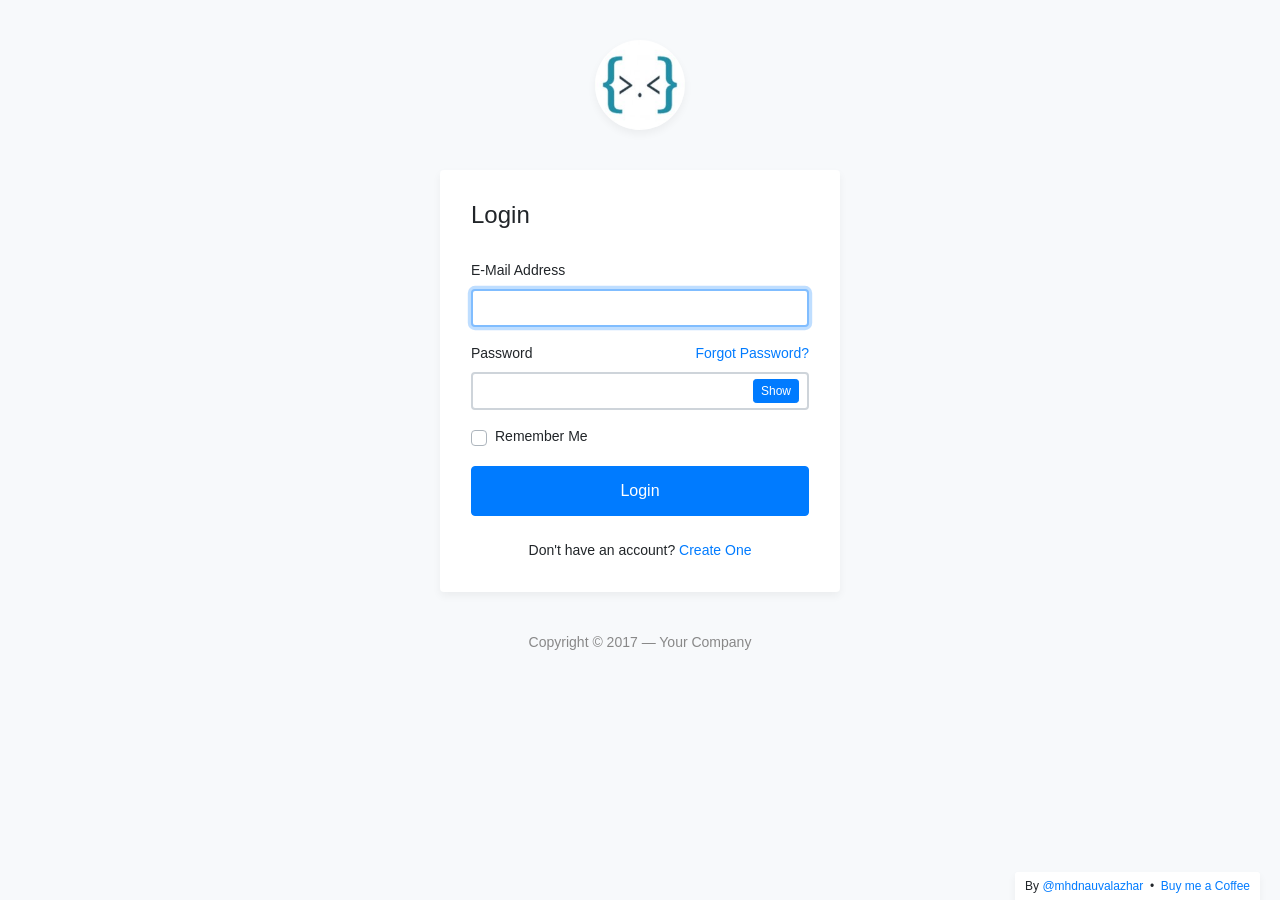
<file: login/index.html>
<!DOCTYPE html>
<html lang="en">
<head>
	<meta charset="utf-8">
	<meta name="author" content="Kodinger">
	<meta name="viewport" content="width=device-width,initial-scale=1">
	<title>My Login Page</title>
	<link rel="stylesheet" href="https://stackpath.bootstrapcdn.com/bootstrap/4.3.1/css/bootstrap.min.css" integrity="sha384-ggOyR0iXCbMQv3Xipma34MD+dH/1fQ784/j6cY/iJTQUOhcWr7x9JvoRxT2MZw1T" crossorigin="anonymous">
	<link rel="stylesheet" type="text/css" href="css/my-login.css">
</head>

<body class="my-login-page">
	<section class="h-100">
		<div class="container h-100">
			<div class="row justify-content-md-center h-100">
				<div class="card-wrapper">
					<div class="brand">
						<img src="img/logo.jpg" alt="logo">
					</div>
					<div class="card fat">
						<div class="card-body">
							<h4 class="card-title">Login</h4>
							<form method="POST" class="my-login-validation" novalidate="">
								<div class="form-group">
									<label for="email">E-Mail Address</label>
									<input id="email" type="email" class="form-control" name="email" value="" required autofocus>
									<div class="invalid-feedback">
										Email is invalid
									</div>
								</div>

								<div class="form-group">
									<label for="password">Password
										<a href="forgot.html" class="float-right">
											Forgot Password?
										</a>
									</label>
									<input id="password" type="password" class="form-control" name="password" required data-eye>
								    <div class="invalid-feedback">
								    	Password is required
							    	</div>
								</div>

								<div class="form-group">
									<div class="custom-checkbox custom-control">
										<input type="checkbox" name="remember" id="remember" class="custom-control-input">
										<label for="remember" class="custom-control-label">Remember Me</label>
									</div>
								</div>

								<div class="form-group m-0">
									<button type="submit" class="btn btn-primary btn-block">
										Login
									</button>
								</div>
								<div class="mt-4 text-center">
									Don't have an account? <a href="register.html">Create One</a>
								</div>
							</form>
						</div>
					</div>
					<div class="footer">
						Copyright &copy; 2017 &mdash; Your Company 
					</div>
				</div>
			</div>
		</div>
	</section>

	<script src="https://code.jquery.com/jquery-3.3.1.slim.min.js" integrity="sha384-q8i/X+965DzO0rT7abK41JStQIAqVgRVzpbzo5smXKp4YfRvH+8abtTE1Pi6jizo" crossorigin="anonymous"></script>
	<script src="https://cdnjs.cloudflare.com/ajax/libs/popper.js/1.14.7/umd/popper.min.js" integrity="sha384-UO2eT0CpHqdSJQ6hJty5KVphtPhzWj9WO1clHTMGa3JDZwrnQq4sF86dIHNDz0W1" crossorigin="anonymous"></script>
	<script src="https://stackpath.bootstrapcdn.com/bootstrap/4.3.1/js/bootstrap.min.js" integrity="sha384-JjSmVgyd0p3pXB1rRibZUAYoIIy6OrQ6VrjIEaFf/nJGzIxFDsf4x0xIM+B07jRM" crossorigin="anonymous"></script>
	<script src="js/my-login.js"></script>
</body>
</html>
</file>
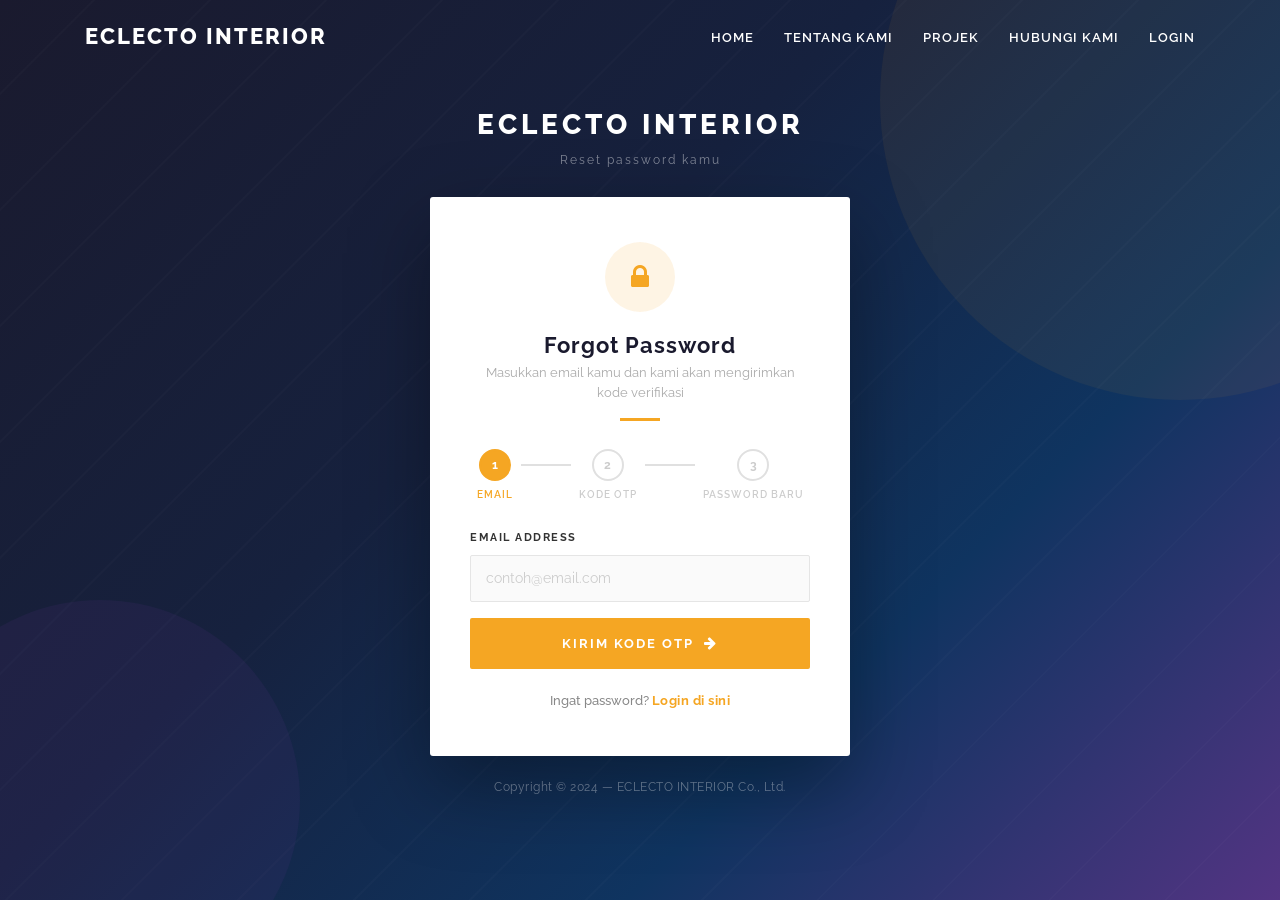
<file: login/forgot.html>
<!DOCTYPE html>
<html lang="en">
<head>
    <meta charset="utf-8">
    <meta name="viewport" content="width=device-width, initial-scale=1, shrink-to-fit=no">
    <title>Forgot Password - Breezed</title>
    <link href="https://fonts.googleapis.com/css?family=Raleway:100,200,300,400,500,600,700,800,900&display=swap" rel="stylesheet">
    <link rel="stylesheet" href="https://stackpath.bootstrapcdn.com/bootstrap/4.3.1/css/bootstrap.min.css">
    <link rel="stylesheet" href="https://cdnjs.cloudflare.com/ajax/libs/font-awesome/4.7.0/css/font-awesome.min.css">

    <style>
        * { margin: 0; padding: 0; box-sizing: border-box; }
        body { font-family: 'Raleway', sans-serif; min-height: 100vh; }

        /* HEADER */
        .header-area {
            background: transparent;
            position: fixed; top: 0; left: 0; right: 0;
            z-index: 100; transition: all 0.3s ease; padding: 20px 0;
        }
        .header-area.scrolled {
            background: #fff;
            box-shadow: 0 2px 15px rgba(0,0,0,0.08);
            padding: 12px 0;
        }
        .main-nav { display: flex; align-items: center; justify-content: space-between; }
        .logo {
            font-family: 'Raleway', sans-serif;
            font-weight: 800; font-size: 22px;
            color: #fff; text-decoration: none;
            letter-spacing: 2px; transition: color 0.3s;
        }
        .header-area.scrolled .logo { color: #1a1a2e; }
        .nav-links { list-style: none; display: flex; align-items: center; gap: 30px; margin: 0; }
        .nav-links a {
            font-family: 'Raleway', sans-serif;
            font-weight: 600; font-size: 13px;
            color: #fff; text-decoration: none;
            letter-spacing: 1px; text-transform: uppercase; transition: color 0.3s;
        }
        .header-area.scrolled .nav-links a { color: #555; }
        .nav-links a:hover, .nav-links a.active { color: #f5a623; }
        .header-area.scrolled .nav-links a:hover { color: #f5a623; }

        /* HERO */
        .login-hero {
            min-height: 100vh;
            background: linear-gradient(135deg, #1a1a2e 0%, #16213e 40%, #0f3460 70%, #533483 100%);
            display: flex; align-items: center; justify-content: center;
            position: relative; overflow: hidden;
        }
        .login-hero::before {
            content: '';
            position: absolute;
            width: 600px; height: 600px; border-radius: 50%;
            background: rgba(245, 166, 35, 0.06);
            top: -200px; right: -200px;
            animation: float 8s ease-in-out infinite;
        }
        .login-hero::after {
            content: '';
            position: absolute;
            width: 400px; height: 400px; border-radius: 50%;
            background: rgba(83, 52, 131, 0.15);
            bottom: -100px; left: -100px;
            animation: float 6s ease-in-out infinite reverse;
        }
        @keyframes float {
            0%, 100% { transform: translateY(0px) scale(1); }
            50%       { transform: translateY(-30px) scale(1.05); }
        }
        .hero-overlay {
            position: absolute; inset: 0;
            background: repeating-linear-gradient(
                -45deg, transparent, transparent 80px,
                rgba(255,255,255,0.015) 80px, rgba(255,255,255,0.015) 82px
            );
        }

        /* WRAPPER */
        .login-wrapper {
            position: relative; z-index: 2;
            width: 100%; max-width: 460px; padding: 20px;
            animation: slideUp 0.7s cubic-bezier(0.22, 1, 0.36, 1) both;
        }
        @keyframes slideUp {
            from { opacity: 0; transform: translateY(40px); }
            to   { opacity: 1; transform: translateY(0); }
        }

        /* BRAND */
        .brand-logo { text-align: center; margin-bottom: 28px; }
        .brand-logo span {
            font-family: 'Raleway', sans-serif;
            font-weight: 800; font-size: 28px;
            color: #fff; letter-spacing: 4px; text-transform: uppercase;
        }
        .brand-logo p {
            color: rgba(255,255,255,0.45);
            font-size: 12px; letter-spacing: 2px;
            margin-top: 5px; font-weight: 400;
        }

        /* CARD */
        .login-card {
            background: #fff; border-radius: 3px;
            padding: 45px 40px; box-shadow: 0 30px 80px rgba(0,0,0,0.35);
        }

        /* Icon lingkaran di tengah */
        .icon-circle {
            width: 70px; height: 70px; border-radius: 50%;
            background: rgba(245,166,35,0.12);
            display: flex; align-items: center; justify-content: center;
            margin: 0 auto 20px;
        }
        .icon-circle i { font-size: 28px; color: #f5a623; }

        .login-card h4 {
            font-family: 'Raleway', sans-serif;
            font-weight: 700; font-size: 22px;
            color: #1a1a2e; margin-bottom: 4px;
            letter-spacing: 1px; text-align: center;
        }
        .login-card .subtitle {
            color: #aaa; font-size: 13px;
            font-weight: 400; margin-bottom: 14px;
            text-align: center; line-height: 1.6;
        }
        .title-accent {
            width: 40px; height: 3px;
            background: #f5a623;
            margin: 0 auto 28px;
        }

        /* STEPS indicator */
        .steps {
            display: flex; align-items: center;
            justify-content: center; gap: 0;
            margin-bottom: 28px;
        }
        .step {
            display: flex; flex-direction: column;
            align-items: center; gap: 6px;
        }
        .step-circle {
            width: 32px; height: 32px; border-radius: 50%;
            border: 2px solid #e0e0e0;
            display: flex; align-items: center; justify-content: center;
            font-size: 12px; font-weight: 700;
            color: #ccc; transition: all 0.3s;
        }
        .step.active .step-circle {
            background: #f5a623; border-color: #f5a623; color: #fff;
        }
        .step.done .step-circle {
            background: #27ae60; border-color: #27ae60; color: #fff;
        }
        .step-label {
            font-size: 10px; font-weight: 600;
            letter-spacing: 1px; color: #ccc;
            text-transform: uppercase;
        }
        .step.active .step-label { color: #f5a623; }
        .step.done .step-label   { color: #27ae60; }
        .step-line {
            width: 50px; height: 2px;
            background: #e0e0e0; margin: 0 8px; margin-bottom: 22px;
            transition: background 0.3s;
        }
        .step-line.done { background: #27ae60; }

        /* FORM */
        .form-group label {
            font-family: 'Raleway', sans-serif;
            font-weight: 700; font-size: 11px;
            color: #333; letter-spacing: 1.5px;
            text-transform: uppercase; margin-bottom: 8px; display: block;
        }
        .form-control {
            border: 1px solid #e5e5e5; border-radius: 2px;
            padding: 12px 15px;
            font-family: 'Raleway', sans-serif;
            font-size: 14px; font-weight: 500; color: #1a1a2e;
            transition: border-color 0.3s, box-shadow 0.3s;
            background: #fafafa; height: auto; width: 100%; display: block;
        }
        .form-control:focus {
            border-color: #f5a623;
            box-shadow: 0 0 0 3px rgba(245,166,35,0.12);
            background: #fff; outline: none;
        }
        .form-control::placeholder { color: #ccc; font-weight: 400; }

        /* OTP input */
        .otp-group {
            display: flex; gap: 10px; justify-content: center;
            margin-bottom: 10px;
        }
        .otp-input {
            width: 50px; height: 55px;
            text-align: center; font-size: 22px;
            font-weight: 700; font-family: 'Raleway', sans-serif;
            border: 2px solid #e5e5e5; border-radius: 2px;
            background: #fafafa; color: #1a1a2e;
            transition: border-color 0.3s;
        }
        .otp-input:focus {
            border-color: #f5a623;
            box-shadow: 0 0 0 3px rgba(245,166,35,0.12);
            outline: none;
        }

        /* Password wrapper */
        .password-wrapper { position: relative; }
        .password-wrapper .form-control { padding-right: 45px; }
        .toggle-password {
            position: absolute; right: 13px; top: 50%;
            transform: translateY(-50%);
            background: none; border: none;
            color: #ccc; cursor: pointer; font-size: 14px; padding: 0;
            transition: color 0.2s;
        }
        .toggle-password:hover { color: #f5a623; }

        /* TOMBOL */
        .btn-login {
            background: #f5a623; border: 2px solid #f5a623;
            border-radius: 2px; color: #fff;
            font-family: 'Raleway', sans-serif;
            font-weight: 700; font-size: 13px;
            letter-spacing: 2px; text-transform: uppercase;
            padding: 14px 30px; width: 100%;
            transition: all 0.3s ease; cursor: pointer;
            display: flex; align-items: center; justify-content: center; gap: 10px;
        }
        .btn-login:hover { background: transparent; color: #f5a623; }
        .btn-login i { font-size: 14px; transition: transform 0.3s; }
        .btn-login:hover i { transform: translateX(5px); }

        .btn-back {
            background: transparent; border: 2px solid #e0e0e0;
            border-radius: 2px; color: #aaa;
            font-family: 'Raleway', sans-serif;
            font-weight: 700; font-size: 12px;
            letter-spacing: 1.5px; text-transform: uppercase;
            padding: 12px 20px; cursor: pointer;
            display: flex; align-items: center; gap: 8px;
            transition: all 0.3s; margin-bottom: 12px;
        }
        .btn-back:hover { border-color: #f5a623; color: #f5a623; }

        /* Info box */
        .info-box {
            background: #fffbf0; border: 1px solid #fde8b0;
            border-radius: 2px; padding: 12px 15px;
            font-size: 12px; color: #856404;
            margin-bottom: 20px; display: flex; gap: 10px; align-items: flex-start;
        }
        .info-box i { margin-top: 1px; color: #f5a623; flex-shrink: 0; }

        /* Resend */
        .resend-text {
            text-align: center; font-size: 12px;
            color: #aaa; margin-top: 15px;
        }
        .resend-text a {
            color: #f5a623; font-weight: 700;
            text-decoration: none; cursor: pointer;
        }
        .resend-text a:hover { opacity: 0.7; }

        /* Success screen */
        .success-screen {
            text-align: center; display: none;
        }
        .success-icon {
            width: 80px; height: 80px; border-radius: 50%;
            background: rgba(39,174,96,0.1);
            display: flex; align-items: center; justify-content: center;
            margin: 0 auto 20px;
            animation: popIn 0.5s cubic-bezier(0.22, 1, 0.36, 1) both;
        }
        @keyframes popIn {
            from { transform: scale(0); opacity: 0; }
            to   { transform: scale(1); opacity: 1; }
        }
        .success-icon i { font-size: 36px; color: #27ae60; }
        .success-screen h5 {
            font-weight: 700; font-size: 18px;
            color: #1a1a2e; margin-bottom: 8px; letter-spacing: 1px;
        }
        .success-screen p {
            font-size: 13px; color: #aaa;
            line-height: 1.6; margin-bottom: 25px;
        }

        /* Login link */
        .register-link {
            text-align: center; margin-top: 22px;
            font-size: 13px; color: #888; font-weight: 500;
        }
        .register-link a {
            color: #f5a623; font-weight: 700;
            text-decoration: none; letter-spacing: 0.5px; transition: opacity 0.2s;
        }
        .register-link a:hover { opacity: 0.7; }

        /* FOOTER */
        .login-footer {
            text-align: center; margin-top: 22px;
            color: rgba(255,255,255,0.35);
            font-size: 12px; font-weight: 400; letter-spacing: 0.5px;
        }

        /* Panel tampilan per step */
        .step-panel { display: none; }
        .step-panel.active { display: block; }

        @media (max-width: 576px) {
            .login-card { padding: 30px 22px; }
            .nav-links  { display: none; }
            .otp-input  { width: 42px; height: 48px; font-size: 18px; }
        }
    </style>
</head>

<body>

    <!-- HEADER -->
    <header class="header-area" id="mainHeader">
        <div class="container">
            <div class="row">
                <div class="col-12">
                    <nav class="main-nav">
                        <a href="../index.html" class="logo">ECLECTO INTERIOR</a>
                        <ul class="nav-links">
                            <li><a href="../index.html">Home</a></li>
                            <li><a href="../index.html#about">Tentang Kami</a></li>
                            <li><a href="../index.html#projects">Projek</a></li>
                            <li><a href="../index.html#contact-us">Hubungi Kami</a></li>
                            <li><a href="login.html">Login</a></li>
                        </ul>
                    </nav>
                </div>
            </div>
        </div>
    </header>

    <!-- HERO -->
    <div class="login-hero">
        <div class="hero-overlay"></div>

        <div class="login-wrapper">

            <div class="brand-logo">
                <span>ECLECTO INTERIOR</span>
                <p>Reset password kamu</p>
            </div>

            <div class="login-card">

                <!-- Icon -->
                <div class="icon-circle">
                    <i class="fa fa-lock" id="headerIcon"></i>
                </div>

                <h4 id="cardTitle">Forgot Password</h4>
                <p class="subtitle" id="cardSubtitle">Masukkan email kamu dan kami akan mengirimkan kode verifikasi</p>
                <div class="title-accent"></div>

                <!-- Step indicator -->
                <div class="steps">
                    <div class="step active" id="step1Ind">
                        <div class="step-circle">1</div>
                        <div class="step-label">Email</div>
                    </div>
                    <div class="step-line" id="line1"></div>
                    <div class="step" id="step2Ind">
                        <div class="step-circle">2</div>
                        <div class="step-label">Kode OTP</div>
                    </div>
                    <div class="step-line" id="line2"></div>
                    <div class="step" id="step3Ind">
                        <div class="step-circle">3</div>
                        <div class="step-label">Password Baru</div>
                    </div>
                </div>

                <!-- STEP 1: Email -->
                <div class="step-panel active" id="panel1">
                    <form id="emailForm">
                        <div class="form-group">
                            <label>Email Address</label>
                            <input type="email" class="form-control" id="emailInput"
                                   placeholder="contoh@email.com" required>
                        </div>
                        <div class="form-group mb-0">
                            <button type="submit" class="btn-login">
                                Kirim Kode OTP <i class="fa fa-arrow-right"></i>
                            </button>
                        </div>
                    </form>
                    <div class="register-link">
                        Ingat password? <a href="login.html">Login di sini</a>
                    </div>
                </div>

                <!-- STEP 2: OTP -->
                <div class="step-panel" id="panel2">
                    <div class="info-box">
                        <i class="fa fa-info-circle"></i>
                        <span>Kode OTP telah dikirim ke <strong id="emailDisplay"></strong>. Cek inbox atau folder spam kamu.</span>
                    </div>
                    <form id="otpForm">
                        <div class="form-group">
                            <label style="text-align:center; display:block;">Masukkan Kode OTP</label>
                            <div class="otp-group">
                                <input type="text" class="otp-input" maxlength="1" id="o1">
                                <input type="text" class="otp-input" maxlength="1" id="o2">
                                <input type="text" class="otp-input" maxlength="1" id="o3">
                                <input type="text" class="otp-input" maxlength="1" id="o4">
                                <input type="text" class="otp-input" maxlength="1" id="o5">
                                <input type="text" class="otp-input" maxlength="1" id="o6">
                            </div>
                        </div>
                        <div class="form-group mb-0">
                            <button type="submit" class="btn-login">
                                Verifikasi <i class="fa fa-arrow-right"></i>
                            </button>
                        </div>
                    </form>
                    <div class="resend-text">
                        Tidak menerima kode? <a onclick="resendOTP()">Kirim ulang</a>
                        &nbsp;|&nbsp; <a onclick="goStep(1)">Ganti email</a>
                    </div>
                </div>

                <!-- STEP 3: Password Baru -->
                <div class="step-panel" id="panel3">
                    <form id="resetForm">
                        <div class="form-group">
                            <label>Password Baru</label>
                            <div class="password-wrapper">
                                <input type="password" class="form-control" id="newPassword"
                                       placeholder="Minimal 8 karakter" required>
                                <button type="button" class="toggle-password" onclick="togglePass('newPassword','eyeNew')">
                                    <i class="fa fa-eye" id="eyeNew"></i>
                                </button>
                            </div>
                        </div>
                        <div class="form-group">
                            <label>Konfirmasi Password</label>
                            <div class="password-wrapper">
                                <input type="password" class="form-control" id="confirmNewPassword"
                                       placeholder="Ulangi password baru" required>
                                <button type="button" class="toggle-password" onclick="togglePass('confirmNewPassword','eyeConf')">
                                    <i class="fa fa-eye" id="eyeConf"></i>
                                </button>
                            </div>
                        </div>
                        <div class="form-group mb-0">
                            <button type="submit" class="btn-login">
                                Reset Password <i class="fa fa-arrow-right"></i>
                            </button>
                        </div>
                    </form>
                </div>

                <!-- SUCCESS -->
                <div class="success-screen" id="successScreen">
                    <div class="success-icon">
                        <i class="fa fa-check"></i>
                    </div>
                    <h5>Password Berhasil Direset!</h5>
                    <p>Password kamu telah berhasil diperbarui.<br>Silakan login dengan password baru kamu.</p>
                    <button class="btn-login" onclick="window.location.href='login.html'">
                        Ke Halaman Login <i class="fa fa-arrow-right"></i>
                    </button>
                </div>

            </div>

            <div class="login-footer">
                Copyright &copy; 2024 &mdash; ECLECTO INTERIOR Co., Ltd.
            </div>
        </div>
    </div>

    <script src="https://code.jquery.com/jquery-3.3.1.slim.min.js"></script>
    <script src="https://stackpath.bootstrapcdn.com/bootstrap/4.3.1/js/bootstrap.min.js"></script>
    <script>
        // Header sticky
        window.addEventListener('scroll', function() {
            document.getElementById('mainHeader').classList.toggle('scrolled', window.scrollY > 50);
        });

        // Toggle password
        function togglePass(inputId, iconId) {
            const input = document.getElementById(inputId);
            const icon  = document.getElementById(iconId);
            input.type  = input.type === 'password' ? 'text' : 'password';
            icon.classList.toggle('fa-eye');
            icon.classList.toggle('fa-eye-slash');
        }

        // Navigasi antar step
        function goStep(step) {
            document.querySelectorAll('.step-panel').forEach(p => p.classList.remove('active'));
            document.getElementById('panel' + step).classList.add('active');

            const titles = ['', 'Forgot Password', 'Verifikasi OTP', 'Password Baru'];
            const subs   = [
                '',
                'Masukkan email kamu dan kami akan mengirimkan kode verifikasi',
                'Masukkan 6 digit kode yang dikirim ke email kamu',
                'Buat password baru yang kuat untuk akunmu'
            ];
            document.getElementById('cardTitle').textContent    = titles[step];
            document.getElementById('cardSubtitle').textContent = subs[step];

            // Update step indicator
            for (let i = 1; i <= 3; i++) {
                const ind = document.getElementById('step' + i + 'Ind');
                ind.classList.remove('active', 'done');
                if (i < step)  ind.classList.add('done');
                if (i === step) ind.classList.add('active');
            }
            if (step > 1) document.getElementById('line1').classList.add('done');
            else           document.getElementById('line1').classList.remove('done');
            if (step > 2) document.getElementById('line2').classList.add('done');
            else           document.getElementById('line2').classList.remove('done');
        }

        // Step 1: kirim email
        document.getElementById('emailForm').addEventListener('submit', function(e) {
            e.preventDefault();
            const email = document.getElementById('emailInput').value.trim();
            if (!email) return;
            document.getElementById('emailDisplay').textContent = email;
            goStep(2);
            document.getElementById('o1').focus();
        });

        // OTP auto-tab
        document.querySelectorAll('.otp-input').forEach((input, idx, arr) => {
            input.addEventListener('input', function() {
                this.value = this.value.replace(/[^0-9]/g, '');
                if (this.value && idx < arr.length - 1) arr[idx + 1].focus();
            });
            input.addEventListener('keydown', function(e) {
                if (e.key === 'Backspace' && !this.value && idx > 0) arr[idx - 1].focus();
            });
        });

        // Step 2: verifikasi OTP
        document.getElementById('otpForm').addEventListener('submit', function(e) {
            e.preventDefault();
            const otp = ['o1','o2','o3','o4','o5','o6'].map(id => document.getElementById(id).value).join('');
            if (otp.length < 6) {
                alert('Masukkan 6 digit kode OTP');
                return;
            }
            goStep(3);
        });

        // Resend OTP
        function resendOTP() {
            ['o1','o2','o3','o4','o5','o6'].forEach(id => document.getElementById(id).value = '');
            document.getElementById('o1').focus();
            alert('Kode OTP baru telah dikirim!');
        }

        // Step 3: reset password
        document.getElementById('resetForm').addEventListener('submit', function(e) {
            e.preventDefault();
            const np = document.getElementById('newPassword').value;
            const cp = document.getElementById('confirmNewPassword').value;
            if (np.length < 8) { alert('Password minimal 8 karakter'); return; }
            if (np !== cp)      { alert('Konfirmasi password tidak cocok'); return; }

            // Tampilkan success
            document.querySelectorAll('.step-panel').forEach(p => p.classList.remove('active'));
            document.querySelector('.steps').style.display       = 'none';
            document.querySelector('.title-accent').style.display = 'none';
            document.getElementById('cardTitle').textContent     = '';
            document.getElementById('cardSubtitle').textContent  = '';
            document.getElementById('headerIcon').className      = 'fa fa-check';
            document.querySelector('.icon-circle').style.background = 'rgba(39,174,96,0.1)';
            document.querySelector('.icon-circle i').style.color    = '#27ae60';
            document.getElementById('successScreen').style.display  = 'block';
        });
    </script>
</body>
</html>
</file>
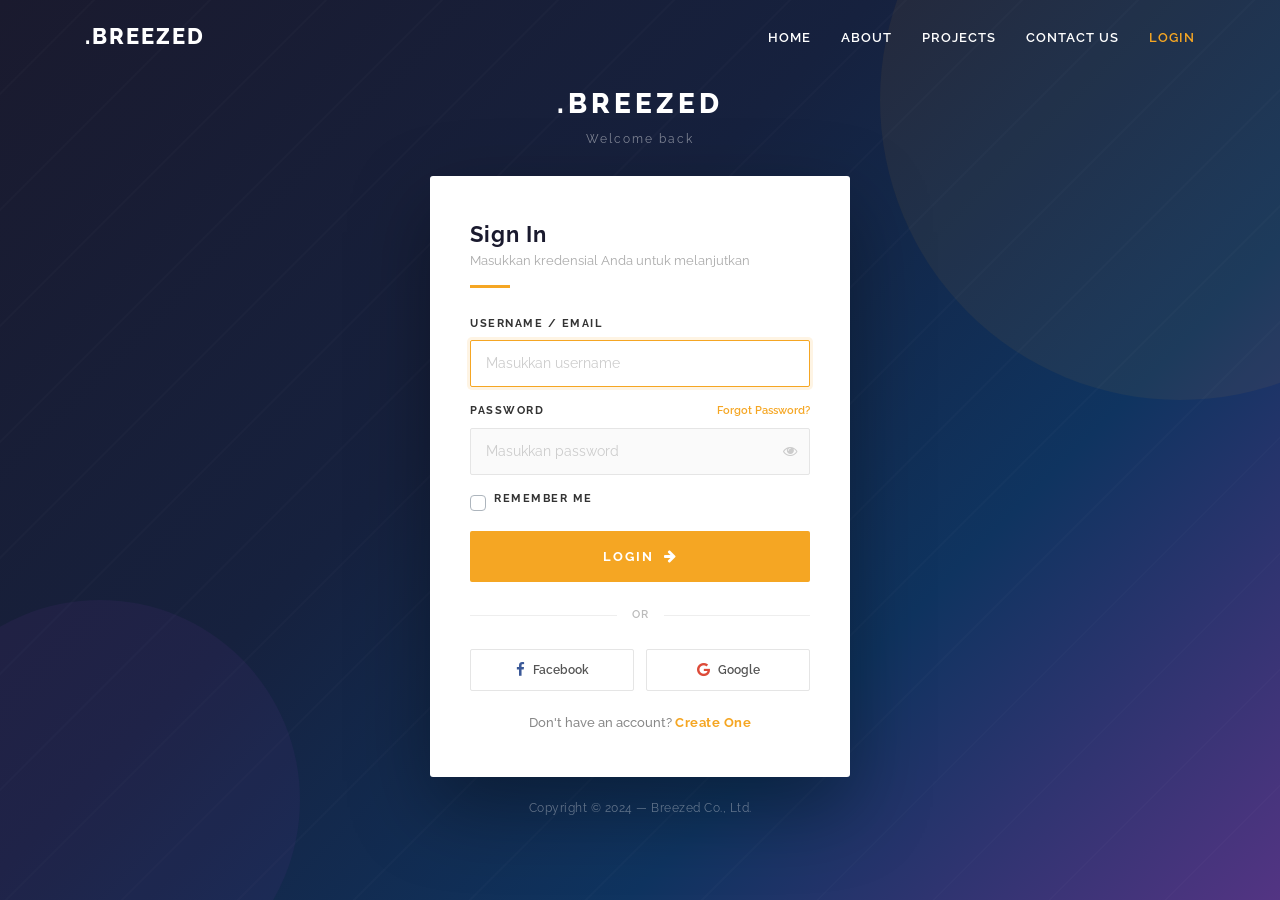
<file: login/login (2).html>
<!DOCTYPE html>
<html lang="en">
<head>
    <meta charset="utf-8">
    <meta name="viewport" content="width=device-width, initial-scale=1, shrink-to-fit=no">
    <title>Login - Breezed</title>
    <link href="https://fonts.googleapis.com/css?family=Raleway:100,200,300,400,500,600,700,800,900&display=swap" rel="stylesheet">
    <link rel="stylesheet" href="https://stackpath.bootstrapcdn.com/bootstrap/4.3.1/css/bootstrap.min.css">
    <link rel="stylesheet" href="https://cdnjs.cloudflare.com/ajax/libs/font-awesome/4.7.0/css/font-awesome.min.css">

    <style>
        * { margin: 0; padding: 0; box-sizing: border-box; }

        body {
            font-family: 'Raleway', sans-serif;
            min-height: 100vh;
        }

        /* ===== HEADER ===== */
        .header-area {
            background: transparent;
            position: fixed;
            top: 0; left: 0; right: 0;
            z-index: 100;
            transition: all 0.3s ease;
            padding: 20px 0;
        }
        .header-area.scrolled {
            background: #fff;
            box-shadow: 0 2px 15px rgba(0,0,0,0.08);
            padding: 12px 0;
        }
        .main-nav {
            display: flex;
            align-items: center;
            justify-content: space-between;
        }
        .logo {
            font-family: 'Raleway', sans-serif;
            font-weight: 800;
            font-size: 22px;
            color: #fff;
            text-decoration: none;
            letter-spacing: 2px;
            transition: color 0.3s;
        }
        .header-area.scrolled .logo { color: #1a1a2e; }
        .nav-links {
            list-style: none;
            display: flex;
            align-items: center;
            gap: 30px;
            margin: 0;
        }
        .nav-links a {
            font-family: 'Raleway', sans-serif;
            font-weight: 600;
            font-size: 13px;
            color: #fff;
            text-decoration: none;
            letter-spacing: 1px;
            text-transform: uppercase;
            transition: color 0.3s;
        }
        .header-area.scrolled .nav-links a { color: #555; }
        .nav-links a:hover, .nav-links a.active { color: #f5a623; }
        .header-area.scrolled .nav-links a:hover { color: #f5a623; }

        /* ===== HERO ===== */
        .login-hero {
            min-height: 100vh;
            background: linear-gradient(135deg, #1a1a2e 0%, #16213e 40%, #0f3460 70%, #533483 100%);
            display: flex;
            align-items: center;
            justify-content: center;
            position: relative;
            overflow: hidden;
        }
        .login-hero::before {
            content: '';
            position: absolute;
            width: 600px; height: 600px;
            border-radius: 50%;
            background: rgba(245, 166, 35, 0.06);
            top: -200px; right: -200px;
            animation: float 8s ease-in-out infinite;
        }
        .login-hero::after {
            content: '';
            position: absolute;
            width: 400px; height: 400px;
            border-radius: 50%;
            background: rgba(83, 52, 131, 0.15);
            bottom: -100px; left: -100px;
            animation: float 6s ease-in-out infinite reverse;
        }
        @keyframes float {
            0%, 100% { transform: translateY(0px) scale(1); }
            50%       { transform: translateY(-30px) scale(1.05); }
        }
        .hero-overlay {
            position: absolute; inset: 0;
            background: repeating-linear-gradient(
                -45deg, transparent, transparent 80px,
                rgba(255,255,255,0.015) 80px, rgba(255,255,255,0.015) 82px
            );
        }

        /* ===== WRAPPER ===== */
        .login-wrapper {
            position: relative;
            z-index: 2;
            width: 100%;
            max-width: 460px;
            padding: 20px;
            animation: slideUp 0.7s cubic-bezier(0.22, 1, 0.36, 1) both;
        }
        @keyframes slideUp {
            from { opacity: 0; transform: translateY(40px); }
            to   { opacity: 1; transform: translateY(0); }
        }

        /* ===== BRAND ===== */
        .brand-logo {
            text-align: center;
            margin-bottom: 28px;
        }
        .brand-logo span {
            font-family: 'Raleway', sans-serif;
            font-weight: 800;
            font-size: 28px;
            color: #fff;
            letter-spacing: 4px;
            text-transform: uppercase;
        }
        .brand-logo p {
            color: rgba(255,255,255,0.45);
            font-size: 12px;
            letter-spacing: 2px;
            margin-top: 5px;
            font-weight: 400;
        }

        /* ===== CARD ===== */
        .login-card {
            background: #fff;
            border-radius: 3px;
            padding: 45px 40px;
            box-shadow: 0 30px 80px rgba(0,0,0,0.35);
        }
        .login-card h4 {
            font-family: 'Raleway', sans-serif;
            font-weight: 700;
            font-size: 22px;
            color: #1a1a2e;
            margin-bottom: 4px;
            letter-spacing: 1px;
        }
        .login-card .subtitle {
            color: #aaa;
            font-size: 13px;
            font-weight: 400;
            margin-bottom: 14px;
        }
        .title-accent {
            width: 40px; height: 3px;
            background: #f5a623;
            margin-bottom: 28px;
        }

        /* ===== FORM ===== */
        .form-group label {
            font-family: 'Raleway', sans-serif;
            font-weight: 700;
            font-size: 11px;
            color: #333;
            letter-spacing: 1.5px;
            text-transform: uppercase;
            margin-bottom: 8px;
            display: block;
        }
        .form-group label a {
            float: right;
            color: #f5a623;
            font-weight: 600;
            text-decoration: none;
            font-size: 11px;
            text-transform: none;
            letter-spacing: 0;
            transition: opacity 0.2s;
        }
        .form-group label a:hover { opacity: 0.7; }

        .form-control {
            border: 1px solid #e5e5e5;
            border-radius: 2px;
            padding: 12px 15px;
            font-family: 'Raleway', sans-serif;
            font-size: 14px;
            font-weight: 500;
            color: #1a1a2e;
            transition: border-color 0.3s, box-shadow 0.3s;
            background: #fafafa;
            height: auto;
            width: 100%;
            display: block;
        }
        .form-control:focus {
            border-color: #f5a623;
            box-shadow: 0 0 0 3px rgba(245,166,35,0.12);
            background: #fff;
            outline: none;
        }
        .form-control::placeholder { color: #ccc; font-weight: 400; }

        .password-wrapper { position: relative; }
        .password-wrapper .form-control { padding-right: 45px; }
        .toggle-password {
            position: absolute;
            right: 13px; top: 50%;
            transform: translateY(-50%);
            background: none; border: none;
            color: #ccc; cursor: pointer;
            font-size: 14px; padding: 0;
            transition: color 0.2s;
        }
        .toggle-password:hover { color: #f5a623; }

        .custom-control-label {
            font-size: 13px;
            font-weight: 500;
            color: #666;
            cursor: pointer;
        }
        .custom-control-input:checked ~ .custom-control-label::before {
            background-color: #f5a623;
            border-color: #f5a623;
        }

        /* ===== TOMBOL ===== */
        .btn-login {
            background: #f5a623;
            border: 2px solid #f5a623;
            border-radius: 2px;
            color: #fff;
            font-family: 'Raleway', sans-serif;
            font-weight: 700;
            font-size: 13px;
            letter-spacing: 2px;
            text-transform: uppercase;
            padding: 14px 30px;
            width: 100%;
            transition: all 0.3s ease;
            cursor: pointer;
            display: flex;
            align-items: center;
            justify-content: center;
            gap: 10px;
        }
        .btn-login:hover { background: transparent; color: #f5a623; }
        .btn-login i { font-size: 14px; transition: transform 0.3s; }
        .btn-login:hover i { transform: translateX(5px); }

        /* ===== DIVIDER ===== */
        .divider {
            display: flex; align-items: center; gap: 15px;
            margin: 25px 0;
        }
        .divider::before, .divider::after {
            content: ''; flex: 1; height: 1px; background: #eee;
        }
        .divider span {
            font-size: 11px; color: #bbb;
            font-weight: 600; letter-spacing: 1px; text-transform: uppercase;
        }

        /* ===== SOCIAL ===== */
        .social-login { display: flex; gap: 12px; }
        .btn-social {
            flex: 1; padding: 11px;
            border: 1px solid #e5e5e5;
            border-radius: 2px; background: #fff;
            font-family: 'Raleway', sans-serif;
            font-size: 12px; font-weight: 600;
            color: #555; cursor: pointer;
            transition: all 0.2s;
            display: flex; align-items: center;
            justify-content: center; gap: 8px;
        }
        .btn-social:hover { border-color: #f5a623; color: #f5a623; }
        .btn-social .fa { font-size: 15px; }
        .fa-facebook { color: #3b5998; }
        .fa-google   { color: #dd4b39; }
        .btn-social:hover .fa-facebook,
        .btn-social:hover .fa-google { color: #f5a623; }

        /* ===== REGISTER ===== */
        .register-link {
            text-align: center;
            margin-top: 22px;
            font-size: 13px; color: #888; font-weight: 500;
        }
        .register-link a {
            color: #f5a623; font-weight: 700;
            text-decoration: none; letter-spacing: 0.5px;
            transition: opacity 0.2s;
        }
        .register-link a:hover { opacity: 0.7; }

        /* ===== FOOTER ===== */
        .login-footer {
            text-align: center; margin-top: 22px;
            color: rgba(255,255,255,0.35);
            font-size: 12px; font-weight: 400; letter-spacing: 0.5px;
        }

        /* ===== ALERT ===== */
        .alert-login {
            background: #fff5f5;
            border: 1px solid #fcc;
            border-radius: 2px;
            padding: 12px 15px;
            font-size: 13px; color: #c0392b;
            margin-bottom: 20px;
            display: none;
        }

        @media (max-width: 576px) {
            .login-card { padding: 30px 22px; }
            .nav-links  { display: none; }
        }
    </style>
</head>

<body>

    <!-- HEADER -->
    <header class="header-area" id="mainHeader">
        <div class="container">
            <div class="row">
                <div class="col-12">
                    <nav class="main-nav">
                        <a href="index.html" class="logo">.BREEZED</a>
                        <ul class="nav-links">
                            <li><a href="index.html">Home</a></li>
                            <li><a href="index.html#about">About</a></li>
                            <li><a href="index.html#projects">Projects</a></li>
                            <li><a href="index.html#contact-us">Contact Us</a></li>
                            <li><a href="login.html" class="active">Login</a></li>
                        </ul>
                    </nav>
                </div>
            </div>
        </div>
    </header>

    <!-- HERO + FORM -->
    <div class="login-hero">
        <div class="hero-overlay"></div>

        <div class="login-wrapper">

            <div class="brand-logo">
                <span>.BREEZED</span>
                <p>Welcome back</p>
            </div>

            <div class="login-card">
                <h4>Sign In</h4>
                <p class="subtitle">Masukkan kredensial Anda untuk melanjutkan</p>
                <div class="title-accent"></div>

                <div class="alert-login" id="alertLogin">
                    <i class="fa fa-exclamation-circle"></i>
                    Username atau password salah. Silakan coba lagi.
                </div>

                <form method="POST" action="dashboard.html" id="loginForm">

                    <div class="form-group">
                        <label for="username">Username / Email</label>
                        <input id="username" type="text" class="form-control"
                               name="username" placeholder="Masukkan username" required autofocus>
                    </div>

                    <div class="form-group">
                        <label for="password">
                            Password
                            <a href="forgot.html">Forgot Password?</a>
                        </label>
                        <div class="password-wrapper">
                            <input id="password" type="password" class="form-control"
                                   name="password" placeholder="Masukkan password" required>
                            <button type="button" class="toggle-password" onclick="togglePassword()">
                                <i class="fa fa-eye" id="eyeIcon"></i>
                            </button>
                        </div>
                    </div>

                    <div class="form-group">
                        <div class="custom-control custom-checkbox">
                            <input type="checkbox" name="remember" id="remember" class="custom-control-input">
                            <label for="remember" class="custom-control-label">Remember Me</label>
                        </div>
                    </div>

                    <div class="form-group mb-0">
                        <button type="submit" class="btn-login">
                            Login <i class="fa fa-arrow-right"></i>
                        </button>
                    </div>

                </form>

                <div class="divider"><span>or</span></div>

                <div class="social-login">
                    <button class="btn-social"><i class="fa fa-facebook"></i> Facebook</button>
                    <button class="btn-social"><i class="fa fa-google"></i> Google</button>
                </div>

                <div class="register-link">
                    Don't have an account? <a href="register.html">Create One</a>
                </div>
            </div>

            <div class="login-footer">
                Copyright &copy; 2024 &mdash; Breezed Co., Ltd.
            </div>
        </div>
    </div>

    <script src="https://code.jquery.com/jquery-3.3.1.slim.min.js"></script>
    <script src="https://stackpath.bootstrapcdn.com/bootstrap/4.3.1/js/bootstrap.min.js"></script>
    <script>
        // Header sticky
        window.addEventListener('scroll', function() {
            const header = document.getElementById('mainHeader');
            if (window.scrollY > 50) {
                header.classList.add('scrolled');
            } else {
                header.classList.remove('scrolled');
            }
        });

        // Toggle password
        function togglePassword() {
            const pwd  = document.getElementById('password');
            const icon = document.getElementById('eyeIcon');
            if (pwd.type === 'password') {
                pwd.type = 'text';
                icon.classList.replace('fa-eye', 'fa-eye-slash');
            } else {
                pwd.type = 'password';
                icon.classList.replace('fa-eye-slash', 'fa-eye');
            }
        }

        // Validasi form
        document.getElementById('loginForm').addEventListener('submit', function(e) {
            const u = document.getElementById('username').value.trim();
            const p = document.getElementById('password').value.trim();
            const alertEl = document.getElementById('alertLogin');
            if (!u || !p) {
                e.preventDefault();
                alertEl.style.display = 'block';
            }
        });
    </script>
</body>
</html>
</file>
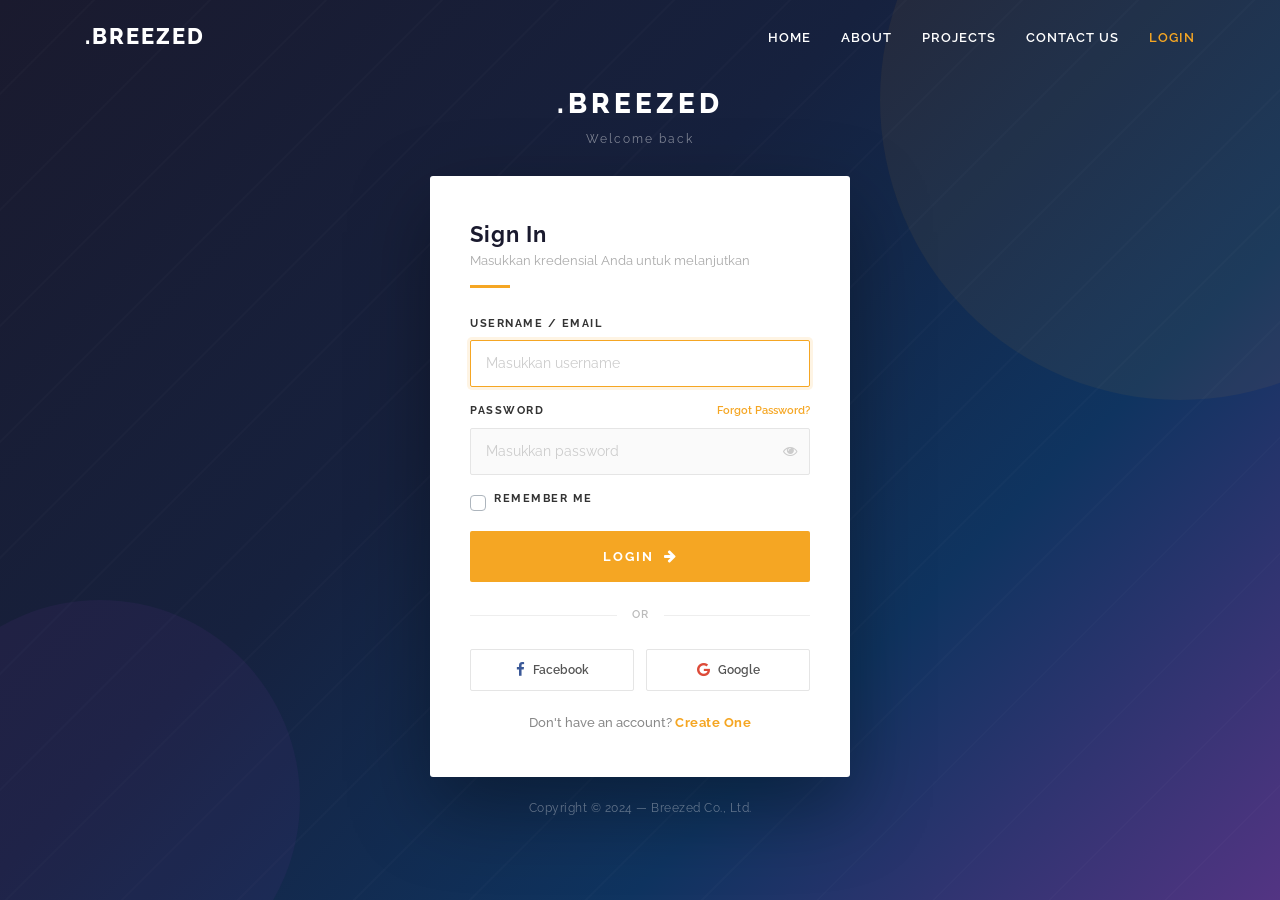
<file: login/login (3).html>
<!DOCTYPE html>
<html lang="en">
<head>
    <meta charset="utf-8">
    <meta name="viewport" content="width=device-width, initial-scale=1, shrink-to-fit=no">
    <title>Login - Breezed</title>
    <link href="https://fonts.googleapis.com/css?family=Raleway:100,200,300,400,500,600,700,800,900&display=swap" rel="stylesheet">
    <link rel="stylesheet" href="https://stackpath.bootstrapcdn.com/bootstrap/4.3.1/css/bootstrap.min.css">
    <link rel="stylesheet" href="https://cdnjs.cloudflare.com/ajax/libs/font-awesome/4.7.0/css/font-awesome.min.css">

    <style>
        * { margin: 0; padding: 0; box-sizing: border-box; }

        body {
            font-family: 'Raleway', sans-serif;
            min-height: 100vh;
        }

        /* ===== HEADER ===== */
        .header-area {
            background: transparent;
            position: fixed;
            top: 0; left: 0; right: 0;
            z-index: 100;
            transition: all 0.3s ease;
            padding: 20px 0;
        }
        .header-area.scrolled {
            background: #fff;
            box-shadow: 0 2px 15px rgba(0,0,0,0.08);
            padding: 12px 0;
        }
        .main-nav {
            display: flex;
            align-items: center;
            justify-content: space-between;
        }
        .logo {
            font-family: 'Raleway', sans-serif;
            font-weight: 800;
            font-size: 22px;
            color: #fff;
            text-decoration: none;
            letter-spacing: 2px;
            transition: color 0.3s;
        }
        .header-area.scrolled .logo { color: #1a1a2e; }
        .nav-links {
            list-style: none;
            display: flex;
            align-items: center;
            gap: 30px;
            margin: 0;
        }
        .nav-links a {
            font-family: 'Raleway', sans-serif;
            font-weight: 600;
            font-size: 13px;
            color: #fff;
            text-decoration: none;
            letter-spacing: 1px;
            text-transform: uppercase;
            transition: color 0.3s;
        }
        .header-area.scrolled .nav-links a { color: #555; }
        .nav-links a:hover, .nav-links a.active { color: #f5a623; }
        .header-area.scrolled .nav-links a:hover { color: #f5a623; }

        /* ===== HERO ===== */
        .login-hero {
            min-height: 100vh;
            background: linear-gradient(135deg, #1a1a2e 0%, #16213e 40%, #0f3460 70%, #533483 100%);
            display: flex;
            align-items: center;
            justify-content: center;
            position: relative;
            overflow: hidden;
        }
        .login-hero::before {
            content: '';
            position: absolute;
            width: 600px; height: 600px;
            border-radius: 50%;
            background: rgba(245, 166, 35, 0.06);
            top: -200px; right: -200px;
            animation: float 8s ease-in-out infinite;
        }
        .login-hero::after {
            content: '';
            position: absolute;
            width: 400px; height: 400px;
            border-radius: 50%;
            background: rgba(83, 52, 131, 0.15);
            bottom: -100px; left: -100px;
            animation: float 6s ease-in-out infinite reverse;
        }
        @keyframes float {
            0%, 100% { transform: translateY(0px) scale(1); }
            50%       { transform: translateY(-30px) scale(1.05); }
        }
        .hero-overlay {
            position: absolute; inset: 0;
            background: repeating-linear-gradient(
                -45deg, transparent, transparent 80px,
                rgba(255,255,255,0.015) 80px, rgba(255,255,255,0.015) 82px
            );
        }

        /* ===== WRAPPER ===== */
        .login-wrapper {
            position: relative;
            z-index: 2;
            width: 100%;
            max-width: 460px;
            padding: 20px;
            animation: slideUp 0.7s cubic-bezier(0.22, 1, 0.36, 1) both;
        }
        @keyframes slideUp {
            from { opacity: 0; transform: translateY(40px); }
            to   { opacity: 1; transform: translateY(0); }
        }

        /* ===== BRAND ===== */
        .brand-logo {
            text-align: center;
            margin-bottom: 28px;
        }
        .brand-logo span {
            font-family: 'Raleway', sans-serif;
            font-weight: 800;
            font-size: 28px;
            color: #fff;
            letter-spacing: 4px;
            text-transform: uppercase;
        }
        .brand-logo p {
            color: rgba(255,255,255,0.45);
            font-size: 12px;
            letter-spacing: 2px;
            margin-top: 5px;
            font-weight: 400;
        }

        /* ===== CARD ===== */
        .login-card {
            background: #fff;
            border-radius: 3px;
            padding: 45px 40px;
            box-shadow: 0 30px 80px rgba(0,0,0,0.35);
        }
        .login-card h4 {
            font-family: 'Raleway', sans-serif;
            font-weight: 700;
            font-size: 22px;
            color: #1a1a2e;
            margin-bottom: 4px;
            letter-spacing: 1px;
        }
        .login-card .subtitle {
            color: #aaa;
            font-size: 13px;
            font-weight: 400;
            margin-bottom: 14px;
        }
        .title-accent {
            width: 40px; height: 3px;
            background: #f5a623;
            margin-bottom: 28px;
        }

        /* ===== FORM ===== */
        .form-group label {
            font-family: 'Raleway', sans-serif;
            font-weight: 700;
            font-size: 11px;
            color: #333;
            letter-spacing: 1.5px;
            text-transform: uppercase;
            margin-bottom: 8px;
            display: block;
        }
        .form-group label a {
            float: right;
            color: #f5a623;
            font-weight: 600;
            text-decoration: none;
            font-size: 11px;
            text-transform: none;
            letter-spacing: 0;
            transition: opacity 0.2s;
        }
        .form-group label a:hover { opacity: 0.7; }

        .form-control {
            border: 1px solid #e5e5e5;
            border-radius: 2px;
            padding: 12px 15px;
            font-family: 'Raleway', sans-serif;
            font-size: 14px;
            font-weight: 500;
            color: #1a1a2e;
            transition: border-color 0.3s, box-shadow 0.3s;
            background: #fafafa;
            height: auto;
            width: 100%;
            display: block;
        }
        .form-control:focus {
            border-color: #f5a623;
            box-shadow: 0 0 0 3px rgba(245,166,35,0.12);
            background: #fff;
            outline: none;
        }
        .form-control::placeholder { color: #ccc; font-weight: 400; }

        .password-wrapper { position: relative; }
        .password-wrapper .form-control { padding-right: 45px; }
        .toggle-password {
            position: absolute;
            right: 13px; top: 50%;
            transform: translateY(-50%);
            background: none; border: none;
            color: #ccc; cursor: pointer;
            font-size: 14px; padding: 0;
            transition: color 0.2s;
        }
        .toggle-password:hover { color: #f5a623; }

        .custom-control-label {
            font-size: 13px;
            font-weight: 500;
            color: #666;
            cursor: pointer;
        }
        .custom-control-input:checked ~ .custom-control-label::before {
            background-color: #f5a623;
            border-color: #f5a623;
        }

        /* ===== TOMBOL ===== */
        .btn-login {
            background: #f5a623;
            border: 2px solid #f5a623;
            border-radius: 2px;
            color: #fff;
            font-family: 'Raleway', sans-serif;
            font-weight: 700;
            font-size: 13px;
            letter-spacing: 2px;
            text-transform: uppercase;
            padding: 14px 30px;
            width: 100%;
            transition: all 0.3s ease;
            cursor: pointer;
            display: flex;
            align-items: center;
            justify-content: center;
            gap: 10px;
        }
        .btn-login:hover { background: transparent; color: #f5a623; }
        .btn-login i { font-size: 14px; transition: transform 0.3s; }
        .btn-login:hover i { transform: translateX(5px); }

        /* ===== DIVIDER ===== */
        .divider {
            display: flex; align-items: center; gap: 15px;
            margin: 25px 0;
        }
        .divider::before, .divider::after {
            content: ''; flex: 1; height: 1px; background: #eee;
        }
        .divider span {
            font-size: 11px; color: #bbb;
            font-weight: 600; letter-spacing: 1px; text-transform: uppercase;
        }

        /* ===== SOCIAL ===== */
        .social-login { display: flex; gap: 12px; }
        .btn-social {
            flex: 1; padding: 11px;
            border: 1px solid #e5e5e5;
            border-radius: 2px; background: #fff;
            font-family: 'Raleway', sans-serif;
            font-size: 12px; font-weight: 600;
            color: #555; cursor: pointer;
            transition: all 0.2s;
            display: flex; align-items: center;
            justify-content: center; gap: 8px;
        }
        .btn-social:hover { border-color: #f5a623; color: #f5a623; }
        .btn-social .fa { font-size: 15px; }
        .fa-facebook { color: #3b5998; }
        .fa-google   { color: #dd4b39; }
        .btn-social:hover .fa-facebook,
        .btn-social:hover .fa-google { color: #f5a623; }

        /* ===== REGISTER ===== */
        .register-link {
            text-align: center;
            margin-top: 22px;
            font-size: 13px; color: #888; font-weight: 500;
        }
        .register-link a {
            color: #f5a623; font-weight: 700;
            text-decoration: none; letter-spacing: 0.5px;
            transition: opacity 0.2s;
        }
        .register-link a:hover { opacity: 0.7; }

        /* ===== FOOTER ===== */
        .login-footer {
            text-align: center; margin-top: 22px;
            color: rgba(255,255,255,0.35);
            font-size: 12px; font-weight: 400; letter-spacing: 0.5px;
        }

        /* ===== ALERT ===== */
        .alert-login {
            background: #fff5f5;
            border: 1px solid #fcc;
            border-radius: 2px;
            padding: 12px 15px;
            font-size: 13px; color: #c0392b;
            margin-bottom: 20px;
            display: none;
        }

        @media (max-width: 576px) {
            .login-card { padding: 30px 22px; }
            .nav-links  { display: none; }
        }
    </style>
</head>

<body>

    <!-- HEADER -->
    <header class="header-area" id="mainHeader">
        <div class="container">
            <div class="row">
                <div class="col-12">
                    <nav class="main-nav">
                        <a href="index.html" class="logo">.BREEZED</a>
                        <ul class="nav-links">
                            <li><a href="index.html">Home</a></li>
                            <li><a href="index.html#about">About</a></li>
                            <li><a href="index.html#projects">Projects</a></li>
                            <li><a href="index.html#contact-us">Contact Us</a></li>
                            <li><a href="login.html" class="active">Login</a></li>
                        </ul>
                    </nav>
                </div>
            </div>
        </div>
    </header>

    <!-- HERO + FORM -->
    <div class="login-hero">
        <div class="hero-overlay"></div>

        <div class="login-wrapper">

            <div class="brand-logo">
                <span>.BREEZED</span>
                <p>Welcome back</p>
            </div>

            <div class="login-card">
                <h4>Sign In</h4>
                <p class="subtitle">Masukkan kredensial Anda untuk melanjutkan</p>
                <div class="title-accent"></div>

                <div class="alert-login" id="alertLogin">
                    <i class="fa fa-exclamation-circle"></i>
                    Username atau password salah. Silakan coba lagi.
                </div>

                <form method="GET" action="../index.html" id="loginForm">

                    <div class="form-group">
                        <label for="username">Username / Email</label>
                        <input id="username" type="text" class="form-control"
                               name="username" placeholder="Masukkan username" required autofocus>
                    </div>

                    <div class="form-group">
                        <label for="password">
                            Password
                            <a href="forgot.html">Forgot Password?</a>
                        </label>
                        <div class="password-wrapper">
                            <input id="password" type="password" class="form-control"
                                   name="password" placeholder="Masukkan password" required>
                            <button type="button" class="toggle-password" onclick="togglePassword()">
                                <i class="fa fa-eye" id="eyeIcon"></i>
                            </button>
                        </div>
                    </div>

                    <div class="form-group">
                        <div class="custom-control custom-checkbox">
                            <input type="checkbox" name="remember" id="remember" class="custom-control-input">
                            <label for="remember" class="custom-control-label">Remember Me</label>
                        </div>
                    </div>

                    <div class="form-group mb-0">
                        <button type="submit" class="btn-login">
                            Login <i class="fa fa-arrow-right"></i>
                        </button>
                    </div>

                </form>

                <div class="divider"><span>or</span></div>

                <div class="social-login">
                    <button class="btn-social"><i class="fa fa-facebook"></i> Facebook</button>
                    <button class="btn-social"><i class="fa fa-google"></i> Google</button>
                </div>

                <div class="register-link">
                    Don't have an account? <a href="register.html">Create One</a>
                </div>
            </div>

            <div class="login-footer">
                Copyright &copy; 2024 &mdash; Breezed Co., Ltd.
            </div>
        </div>
    </div>

    <script src="https://code.jquery.com/jquery-3.3.1.slim.min.js"></script>
    <script src="https://stackpath.bootstrapcdn.com/bootstrap/4.3.1/js/bootstrap.min.js"></script>
    <script>
        // Header sticky
        window.addEventListener('scroll', function() {
            const header = document.getElementById('mainHeader');
            if (window.scrollY > 50) {
                header.classList.add('scrolled');
            } else {
                header.classList.remove('scrolled');
            }
        });

        // Toggle password
        function togglePassword() {
            const pwd  = document.getElementById('password');
            const icon = document.getElementById('eyeIcon');
            if (pwd.type === 'password') {
                pwd.type = 'text';
                icon.classList.replace('fa-eye', 'fa-eye-slash');
            } else {
                pwd.type = 'password';
                icon.classList.replace('fa-eye-slash', 'fa-eye');
            }
        }

        // Validasi form
        document.getElementById('loginForm').addEventListener('submit', function(e) {
            const u = document.getElementById('username').value.trim();
            const p = document.getElementById('password').value.trim();
            const alertEl = document.getElementById('alertLogin');
            if (!u || !p) {
                e.preventDefault();
                alertEl.style.display = 'block';
            }
        });
    </script>
</body>
</html>
</file>
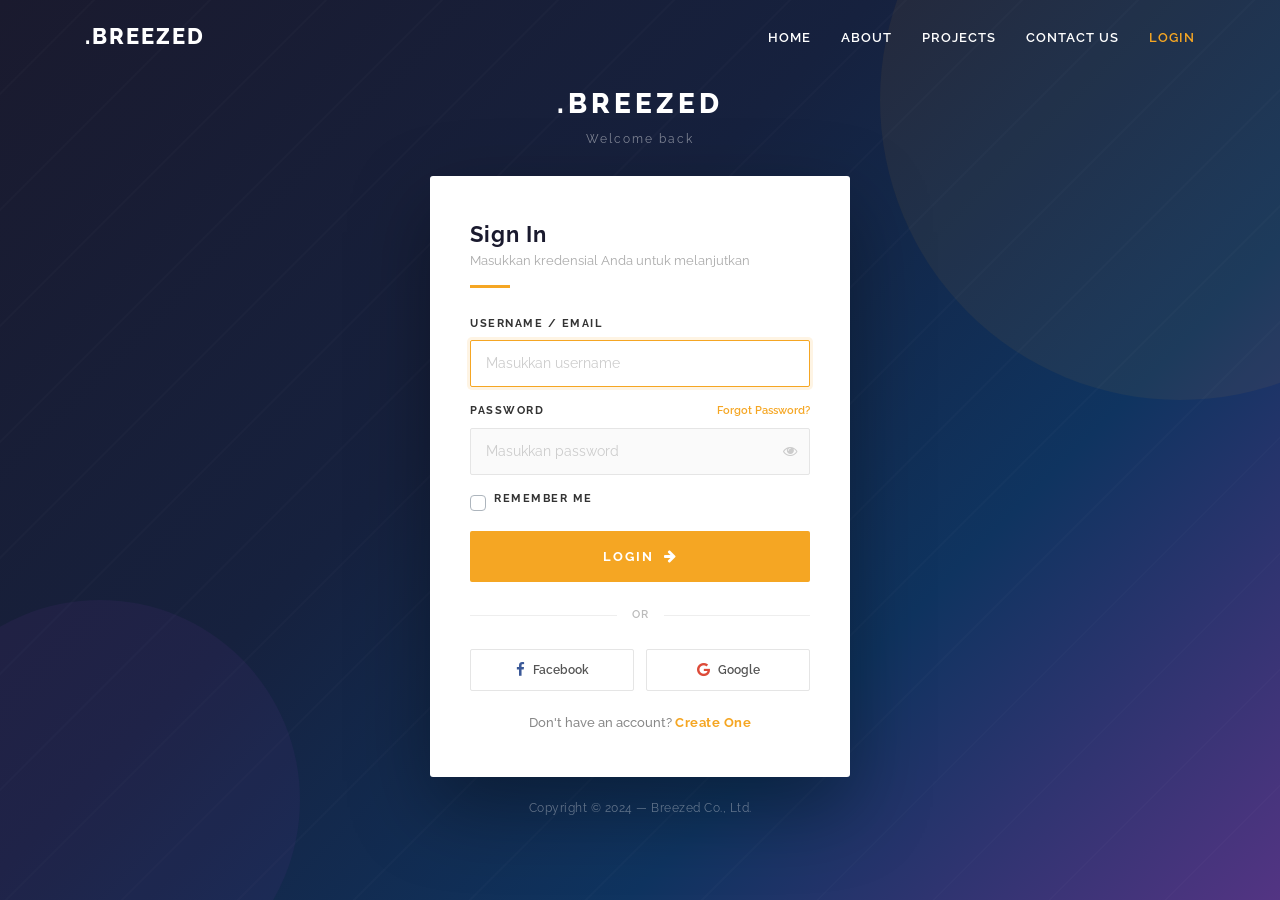
<file: login/login (4).html>
<!DOCTYPE html>
<html lang="en">
<head>
    <meta charset="utf-8">
    <meta name="viewport" content="width=device-width, initial-scale=1, shrink-to-fit=no">
    <title>Login - Breezed</title>
    <link href="https://fonts.googleapis.com/css?family=Raleway:100,200,300,400,500,600,700,800,900&display=swap" rel="stylesheet">
    <link rel="stylesheet" href="https://stackpath.bootstrapcdn.com/bootstrap/4.3.1/css/bootstrap.min.css">
    <link rel="stylesheet" href="https://cdnjs.cloudflare.com/ajax/libs/font-awesome/4.7.0/css/font-awesome.min.css">

    <style>
        * { margin: 0; padding: 0; box-sizing: border-box; }

        body {
            font-family: 'Raleway', sans-serif;
            min-height: 100vh;
        }

        /* ===== HEADER ===== */
        .header-area {
            background: transparent;
            position: fixed;
            top: 0; left: 0; right: 0;
            z-index: 100;
            transition: all 0.3s ease;
            padding: 20px 0;
        }
        .header-area.scrolled {
            background: #fff;
            box-shadow: 0 2px 15px rgba(0,0,0,0.08);
            padding: 12px 0;
        }
        .main-nav {
            display: flex;
            align-items: center;
            justify-content: space-between;
        }
        .logo {
            font-family: 'Raleway', sans-serif;
            font-weight: 800;
            font-size: 22px;
            color: #fff;
            text-decoration: none;
            letter-spacing: 2px;
            transition: color 0.3s;
        }
        .header-area.scrolled .logo { color: #1a1a2e; }
        .nav-links {
            list-style: none;
            display: flex;
            align-items: center;
            gap: 30px;
            margin: 0;
        }
        .nav-links a {
            font-family: 'Raleway', sans-serif;
            font-weight: 600;
            font-size: 13px;
            color: #fff;
            text-decoration: none;
            letter-spacing: 1px;
            text-transform: uppercase;
            transition: color 0.3s;
        }
        .header-area.scrolled .nav-links a { color: #555; }
        .nav-links a:hover, .nav-links a.active { color: #f5a623; }
        .header-area.scrolled .nav-links a:hover { color: #f5a623; }

        /* ===== HERO ===== */
        .login-hero {
            min-height: 100vh;
            background: linear-gradient(135deg, #1a1a2e 0%, #16213e 40%, #0f3460 70%, #533483 100%);
            display: flex;
            align-items: center;
            justify-content: center;
            position: relative;
            overflow: hidden;
        }
        .login-hero::before {
            content: '';
            position: absolute;
            width: 600px; height: 600px;
            border-radius: 50%;
            background: rgba(245, 166, 35, 0.06);
            top: -200px; right: -200px;
            animation: float 8s ease-in-out infinite;
        }
        .login-hero::after {
            content: '';
            position: absolute;
            width: 400px; height: 400px;
            border-radius: 50%;
            background: rgba(83, 52, 131, 0.15);
            bottom: -100px; left: -100px;
            animation: float 6s ease-in-out infinite reverse;
        }
        @keyframes float {
            0%, 100% { transform: translateY(0px) scale(1); }
            50%       { transform: translateY(-30px) scale(1.05); }
        }
        .hero-overlay {
            position: absolute; inset: 0;
            background: repeating-linear-gradient(
                -45deg, transparent, transparent 80px,
                rgba(255,255,255,0.015) 80px, rgba(255,255,255,0.015) 82px
            );
        }

        /* ===== WRAPPER ===== */
        .login-wrapper {
            position: relative;
            z-index: 2;
            width: 100%;
            max-width: 460px;
            padding: 20px;
            animation: slideUp 0.7s cubic-bezier(0.22, 1, 0.36, 1) both;
        }
        @keyframes slideUp {
            from { opacity: 0; transform: translateY(40px); }
            to   { opacity: 1; transform: translateY(0); }
        }

        /* ===== BRAND ===== */
        .brand-logo {
            text-align: center;
            margin-bottom: 28px;
        }
        .brand-logo span {
            font-family: 'Raleway', sans-serif;
            font-weight: 800;
            font-size: 28px;
            color: #fff;
            letter-spacing: 4px;
            text-transform: uppercase;
        }
        .brand-logo p {
            color: rgba(255,255,255,0.45);
            font-size: 12px;
            letter-spacing: 2px;
            margin-top: 5px;
            font-weight: 400;
        }

        /* ===== CARD ===== */
        .login-card {
            background: #fff;
            border-radius: 3px;
            padding: 45px 40px;
            box-shadow: 0 30px 80px rgba(0,0,0,0.35);
        }
        .login-card h4 {
            font-family: 'Raleway', sans-serif;
            font-weight: 700;
            font-size: 22px;
            color: #1a1a2e;
            margin-bottom: 4px;
            letter-spacing: 1px;
        }
        .login-card .subtitle {
            color: #aaa;
            font-size: 13px;
            font-weight: 400;
            margin-bottom: 14px;
        }
        .title-accent {
            width: 40px; height: 3px;
            background: #f5a623;
            margin-bottom: 28px;
        }

        /* ===== FORM ===== */
        .form-group label {
            font-family: 'Raleway', sans-serif;
            font-weight: 700;
            font-size: 11px;
            color: #333;
            letter-spacing: 1.5px;
            text-transform: uppercase;
            margin-bottom: 8px;
            display: block;
        }
        .form-group label a {
            float: right;
            color: #f5a623;
            font-weight: 600;
            text-decoration: none;
            font-size: 11px;
            text-transform: none;
            letter-spacing: 0;
            transition: opacity 0.2s;
        }
        .form-group label a:hover { opacity: 0.7; }

        .form-control {
            border: 1px solid #e5e5e5;
            border-radius: 2px;
            padding: 12px 15px;
            font-family: 'Raleway', sans-serif;
            font-size: 14px;
            font-weight: 500;
            color: #1a1a2e;
            transition: border-color 0.3s, box-shadow 0.3s;
            background: #fafafa;
            height: auto;
            width: 100%;
            display: block;
        }
        .form-control:focus {
            border-color: #f5a623;
            box-shadow: 0 0 0 3px rgba(245,166,35,0.12);
            background: #fff;
            outline: none;
        }
        .form-control::placeholder { color: #ccc; font-weight: 400; }

        .password-wrapper { position: relative; }
        .password-wrapper .form-control { padding-right: 45px; }
        .toggle-password {
            position: absolute;
            right: 13px; top: 50%;
            transform: translateY(-50%);
            background: none; border: none;
            color: #ccc; cursor: pointer;
            font-size: 14px; padding: 0;
            transition: color 0.2s;
        }
        .toggle-password:hover { color: #f5a623; }

        .custom-control-label {
            font-size: 13px;
            font-weight: 500;
            color: #666;
            cursor: pointer;
        }
        .custom-control-input:checked ~ .custom-control-label::before {
            background-color: #f5a623;
            border-color: #f5a623;
        }

        /* ===== TOMBOL ===== */
        .btn-login {
            background: #f5a623;
            border: 2px solid #f5a623;
            border-radius: 2px;
            color: #fff;
            font-family: 'Raleway', sans-serif;
            font-weight: 700;
            font-size: 13px;
            letter-spacing: 2px;
            text-transform: uppercase;
            padding: 14px 30px;
            width: 100%;
            transition: all 0.3s ease;
            cursor: pointer;
            display: flex;
            align-items: center;
            justify-content: center;
            gap: 10px;
        }
        .btn-login:hover { background: transparent; color: #f5a623; }
        .btn-login i { font-size: 14px; transition: transform 0.3s; }
        .btn-login:hover i { transform: translateX(5px); }

        /* ===== DIVIDER ===== */
        .divider {
            display: flex; align-items: center; gap: 15px;
            margin: 25px 0;
        }
        .divider::before, .divider::after {
            content: ''; flex: 1; height: 1px; background: #eee;
        }
        .divider span {
            font-size: 11px; color: #bbb;
            font-weight: 600; letter-spacing: 1px; text-transform: uppercase;
        }

        /* ===== SOCIAL ===== */
        .social-login { display: flex; gap: 12px; }
        .btn-social {
            flex: 1; padding: 11px;
            border: 1px solid #e5e5e5;
            border-radius: 2px; background: #fff;
            font-family: 'Raleway', sans-serif;
            font-size: 12px; font-weight: 600;
            color: #555; cursor: pointer;
            transition: all 0.2s;
            display: flex; align-items: center;
            justify-content: center; gap: 8px;
        }
        .btn-social:hover { border-color: #f5a623; color: #f5a623; }
        .btn-social .fa { font-size: 15px; }
        .fa-facebook { color: #3b5998; }
        .fa-google   { color: #dd4b39; }
        .btn-social:hover .fa-facebook,
        .btn-social:hover .fa-google { color: #f5a623; }

        /* ===== REGISTER ===== */
        .register-link {
            text-align: center;
            margin-top: 22px;
            font-size: 13px; color: #888; font-weight: 500;
        }
        .register-link a {
            color: #f5a623; font-weight: 700;
            text-decoration: none; letter-spacing: 0.5px;
            transition: opacity 0.2s;
        }
        .register-link a:hover { opacity: 0.7; }

        /* ===== FOOTER ===== */
        .login-footer {
            text-align: center; margin-top: 22px;
            color: rgba(255,255,255,0.35);
            font-size: 12px; font-weight: 400; letter-spacing: 0.5px;
        }

        /* ===== ALERT ===== */
        .alert-login {
            background: #fff5f5;
            border: 1px solid #fcc;
            border-radius: 2px;
            padding: 12px 15px;
            font-size: 13px; color: #c0392b;
            margin-bottom: 20px;
            display: none;
        }

        @media (max-width: 576px) {
            .login-card { padding: 30px 22px; }
            .nav-links  { display: none; }
        }
    </style>
</head>

<body>

    <!-- HEADER -->
    <header class="header-area" id="mainHeader">
        <div class="container">
            <div class="row">
                <div class="col-12">
                    <nav class="main-nav">
                        <a href="index.html" class="logo">.BREEZED</a>
                        <ul class="nav-links">
                            <li><a href="index.html">Home</a></li>
                            <li><a href="index.html#about">About</a></li>
                            <li><a href="index.html#projects">Projects</a></li>
                            <li><a href="index.html#contact-us">Contact Us</a></li>
                            <li><a href="login.html" class="active">Login</a></li>
                        </ul>
                    </nav>
                </div>
            </div>
        </div>
    </header>

    <!-- HERO + FORM -->
    <div class="login-hero">
        <div class="hero-overlay"></div>

        <div class="login-wrapper">

            <div class="brand-logo">
                <span>.BREEZED</span>
                <p>Welcome back</p>
            </div>

            <div class="login-card">
                <h4>Sign In</h4>
                <p class="subtitle">Masukkan kredensial Anda untuk melanjutkan</p>
                <div class="title-accent"></div>

                <div class="alert-login" id="alertLogin">
                    <i class="fa fa-exclamation-circle"></i>
                    Username atau password salah. Silakan coba lagi.
                </div>

                <form id="loginForm">

                    <div class="form-group">
                        <label for="username">Username / Email</label>
                        <input id="username" type="text" class="form-control"
                               name="username" placeholder="Masukkan username" required autofocus>
                    </div>

                    <div class="form-group">
                        <label for="password">
                            Password
                            <a href="forgot.html">Forgot Password?</a>
                        </label>
                        <div class="password-wrapper">
                            <input id="password" type="password" class="form-control"
                                   name="password" placeholder="Masukkan password" required>
                            <button type="button" class="toggle-password" onclick="togglePassword()">
                                <i class="fa fa-eye" id="eyeIcon"></i>
                            </button>
                        </div>
                    </div>

                    <div class="form-group">
                        <div class="custom-control custom-checkbox">
                            <input type="checkbox" name="remember" id="remember" class="custom-control-input">
                            <label for="remember" class="custom-control-label">Remember Me</label>
                        </div>
                    </div>

                    <div class="form-group mb-0">
                        <button type="submit" class="btn-login">
                            Login <i class="fa fa-arrow-right"></i>
                        </button>
                    </div>

                </form>

                <div class="divider"><span>or</span></div>

                <div class="social-login">
                    <button class="btn-social"><i class="fa fa-facebook"></i> Facebook</button>
                    <button class="btn-social"><i class="fa fa-google"></i> Google</button>
                </div>

                <div class="register-link">
                    Don't have an account? <a href="register.html">Create One</a>
                </div>
            </div>

            <div class="login-footer">
                Copyright &copy; 2024 &mdash; Breezed Co., Ltd.
            </div>
        </div>
    </div>

    <script src="https://code.jquery.com/jquery-3.3.1.slim.min.js"></script>
    <script src="https://stackpath.bootstrapcdn.com/bootstrap/4.3.1/js/bootstrap.min.js"></script>
    <script>
        // Header sticky
        window.addEventListener('scroll', function() {
            const header = document.getElementById('mainHeader');
            if (window.scrollY > 50) {
                header.classList.add('scrolled');
            } else {
                header.classList.remove('scrolled');
            }
        });

        // Toggle password
        function togglePassword() {
            const pwd  = document.getElementById('password');
            const icon = document.getElementById('eyeIcon');
            if (pwd.type === 'password') {
                pwd.type = 'text';
                icon.classList.replace('fa-eye', 'fa-eye-slash');
            } else {
                pwd.type = 'password';
                icon.classList.replace('fa-eye-slash', 'fa-eye');
            }
        }

        // Validasi form + redirect tanpa request ke server
        document.getElementById('loginForm').addEventListener('submit', function(e) {
            e.preventDefault();
            const u = document.getElementById('username').value.trim();
            const p = document.getElementById('password').value.trim();
            const alertEl = document.getElementById('alertLogin');
            if (!u || !p) {
                alertEl.style.display = 'block';
            } else {
                alertEl.style.display = 'none';
                window.location.href = '../index.html';
            }
        });
    </script>
</body>
</html>
</file>
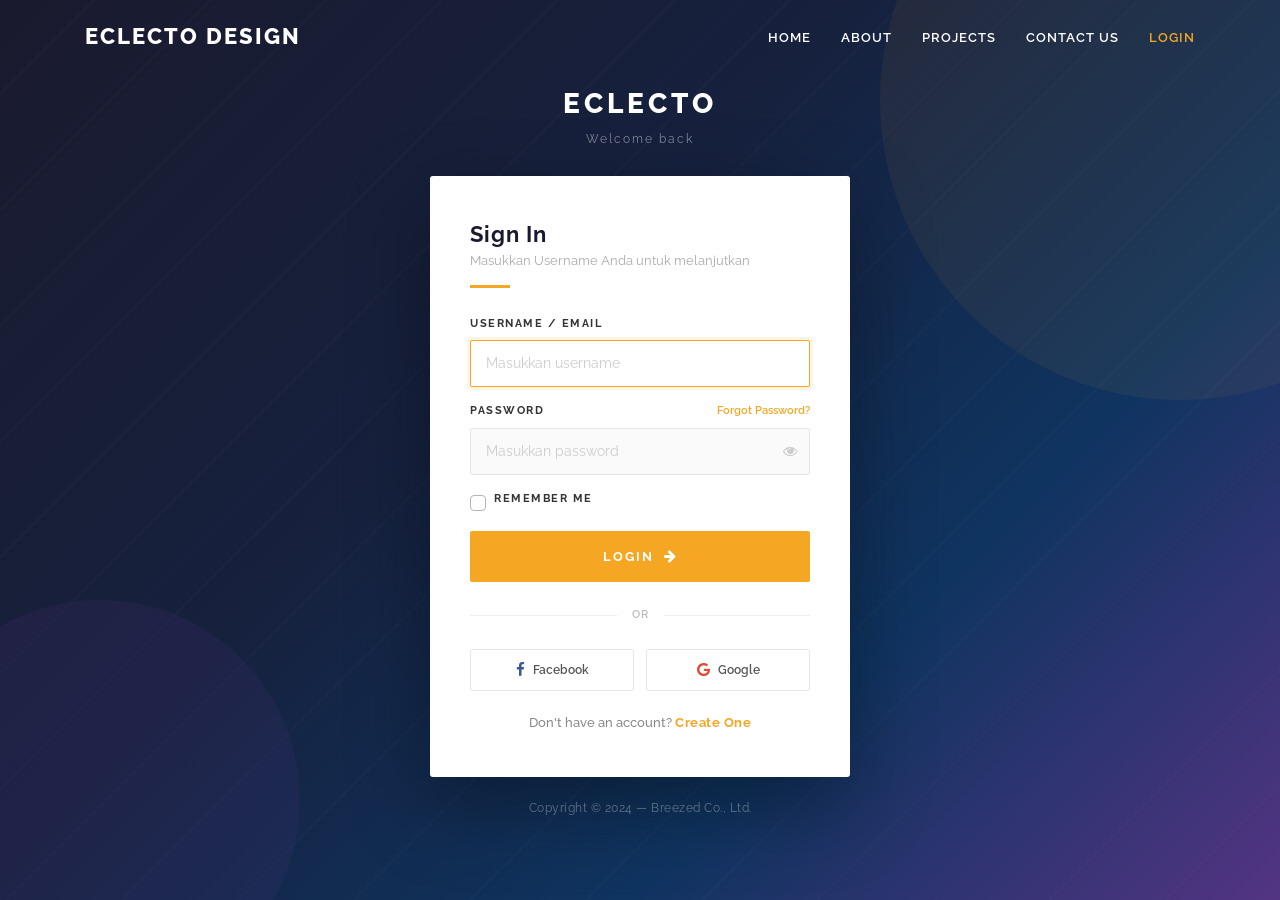
<file: login/login.html>
<!DOCTYPE html>
<html lang="en">
<head>
    <meta charset="utf-8">
    <meta name="viewport" content="width=device-width, initial-scale=1, shrink-to-fit=no">
    <title>Login - Breezed</title>
    <link href="https://fonts.googleapis.com/css?family=Raleway:100,200,300,400,500,600,700,800,900&display=swap" rel="stylesheet">
    <link rel="stylesheet" href="https://stackpath.bootstrapcdn.com/bootstrap/4.3.1/css/bootstrap.min.css">
    <link rel="stylesheet" href="https://cdnjs.cloudflare.com/ajax/libs/font-awesome/4.7.0/css/font-awesome.min.css">

    <style>
        * { margin: 0; padding: 0; box-sizing: border-box; }

        body {
            font-family: 'Raleway', sans-serif;
            min-height: 100vh;
        }

        /* ===== HEADER ===== */
        .header-area {
            background: transparent;
            position: fixed;
            top: 0; left: 0; right: 0;
            z-index: 100;
            transition: all 0.3s ease;
            padding: 20px 0;
        }
        .header-area.scrolled {
            background: #fff;
            box-shadow: 0 2px 15px rgba(0,0,0,0.08);
            padding: 12px 0;
        }
        .main-nav {
            display: flex;
            align-items: center;
            justify-content: space-between;
        }
        .logo {
            font-family: 'Raleway', sans-serif;
            font-weight: 800;
            font-size: 22px;
            color: #fff;
            text-decoration: none;
            letter-spacing: 2px;
            transition: color 0.3s;
        }
        .header-area.scrolled .logo { color: #1a1a2e; }
        .nav-links {
            list-style: none;
            display: flex;
            align-items: center;
            gap: 30px;
            margin: 0;
        }
        .nav-links a {
            font-family: 'Raleway', sans-serif;
            font-weight: 600;
            font-size: 13px;
            color: #fff;
            text-decoration: none;
            letter-spacing: 1px;
            text-transform: uppercase;
            transition: color 0.3s;
        }
        .header-area.scrolled .nav-links a { color: #555; }
        .nav-links a:hover, .nav-links a.active { color: #f5a623; }
        .header-area.scrolled .nav-links a:hover { color: #f5a623; }

        /* ===== HERO ===== */
        .login-hero {
            min-height: 100vh;
            background: linear-gradient(135deg, #1a1a2e 0%, #16213e 40%, #0f3460 70%, #533483 100%);
            display: flex;
            align-items: center;
            justify-content: center;
            position: relative;
            overflow: hidden;
        }
        .login-hero::before {
            content: '';
            position: absolute;
            width: 600px; height: 600px;
            border-radius: 50%;
            background: rgba(245, 166, 35, 0.06);
            top: -200px; right: -200px;
            animation: float 8s ease-in-out infinite;
        }
        .login-hero::after {
            content: '';
            position: absolute;
            width: 400px; height: 400px;
            border-radius: 50%;
            background: rgba(83, 52, 131, 0.15);
            bottom: -100px; left: -100px;
            animation: float 6s ease-in-out infinite reverse;
        }
        @keyframes float {
            0%, 100% { transform: translateY(0px) scale(1); }
            50%       { transform: translateY(-30px) scale(1.05); }
        }
        .hero-overlay {
            position: absolute; inset: 0;
            background: repeating-linear-gradient(
                -45deg, transparent, transparent 80px,
                rgba(255,255,255,0.015) 80px, rgba(255,255,255,0.015) 82px
            );
        }

        /* ===== WRAPPER ===== */
        .login-wrapper {
            position: relative;
            z-index: 2;
            width: 100%;
            max-width: 460px;
            padding: 20px;
            animation: slideUp 0.7s cubic-bezier(0.22, 1, 0.36, 1) both;
        }
        @keyframes slideUp {
            from { opacity: 0; transform: translateY(40px); }
            to   { opacity: 1; transform: translateY(0); }
        }

        /* ===== BRAND ===== */
        .brand-logo {
            text-align: center;
            margin-bottom: 28px;
        }
        .brand-logo span {
            font-family: 'Raleway', sans-serif;
            font-weight: 800;
            font-size: 28px;
            color: #fff;
            letter-spacing: 4px;
            text-transform: uppercase;
        }
        .brand-logo p {
            color: rgba(255,255,255,0.45);
            font-size: 12px;
            letter-spacing: 2px;
            margin-top: 5px;
            font-weight: 400;
        }

        /* ===== CARD ===== */
        .login-card {
            background: #fff;
            border-radius: 3px;
            padding: 45px 40px;
            box-shadow: 0 30px 80px rgba(0,0,0,0.35);
        }
        .login-card h4 {
            font-family: 'Raleway', sans-serif;
            font-weight: 700;
            font-size: 22px;
            color: #1a1a2e;
            margin-bottom: 4px;
            letter-spacing: 1px;
        }
        .login-card .subtitle {
            color: #aaa;
            font-size: 13px;
            font-weight: 400;
            margin-bottom: 14px;
        }
        .title-accent {
            width: 40px; height: 3px;
            background: #f5a623;
            margin-bottom: 28px;
        }

        /* ===== FORM ===== */
        .form-group label {
            font-family: 'Raleway', sans-serif;
            font-weight: 700;
            font-size: 11px;
            color: #333;
            letter-spacing: 1.5px;
            text-transform: uppercase;
            margin-bottom: 8px;
            display: block;
        }
        .form-group label a {
            float: right;
            color: #f5a623;
            font-weight: 600;
            text-decoration: none;
            font-size: 11px;
            text-transform: none;
            letter-spacing: 0;
            transition: opacity 0.2s;
        }
        .form-group label a:hover { opacity: 0.7; }

        .form-control {
            border: 1px solid #e5e5e5;
            border-radius: 2px;
            padding: 12px 15px;
            font-family: 'Raleway', sans-serif;
            font-size: 14px;
            font-weight: 500;
            color: #1a1a2e;
            transition: border-color 0.3s, box-shadow 0.3s;
            background: #fafafa;
            height: auto;
            width: 100%;
            display: block;
        }
        .form-control:focus {
            border-color: #f5a623;
            box-shadow: 0 0 0 3px rgba(245,166,35,0.12);
            background: #fff;
            outline: none;
        }
        .form-control::placeholder { color: #ccc; font-weight: 400; }

        .password-wrapper { position: relative; }
        .password-wrapper .form-control { padding-right: 45px; }
        .toggle-password {
            position: absolute;
            right: 13px; top: 50%;
            transform: translateY(-50%);
            background: none; border: none;
            color: #ccc; cursor: pointer;
            font-size: 14px; padding: 0;
            transition: color 0.2s;
        }
        .toggle-password:hover { color: #f5a623; }

        .custom-control-label {
            font-size: 13px;
            font-weight: 500;
            color: #666;
            cursor: pointer;
        }
        .custom-control-input:checked ~ .custom-control-label::before {
            background-color: #f5a623;
            border-color: #f5a623;
        }

        /* ===== TOMBOL ===== */
        .btn-login {
            background: #f5a623;
            border: 2px solid #f5a623;
            border-radius: 2px;
            color: #fff;
            font-family: 'Raleway', sans-serif;
            font-weight: 700;
            font-size: 13px;
            letter-spacing: 2px;
            text-transform: uppercase;
            padding: 14px 30px;
            width: 100%;
            transition: all 0.3s ease;
            cursor: pointer;
            display: flex;
            align-items: center;
            justify-content: center;
            gap: 10px;
        }
        .btn-login:hover { background: transparent; color: #f5a623; }
        .btn-login i { font-size: 14px; transition: transform 0.3s; }
        .btn-login:hover i { transform: translateX(5px); }

        /* ===== DIVIDER ===== */
        .divider {
            display: flex; align-items: center; gap: 15px;
            margin: 25px 0;
        }
        .divider::before, .divider::after {
            content: ''; flex: 1; height: 1px; background: #eee;
        }
        .divider span {
            font-size: 11px; color: #bbb;
            font-weight: 600; letter-spacing: 1px; text-transform: uppercase;
        }

        /* ===== SOCIAL ===== */
        .social-login { display: flex; gap: 12px; }
        .btn-social {
            flex: 1; padding: 11px;
            border: 1px solid #e5e5e5;
            border-radius: 2px; background: #fff;
            font-family: 'Raleway', sans-serif;
            font-size: 12px; font-weight: 600;
            color: #555; cursor: pointer;
            transition: all 0.2s;
            display: flex; align-items: center;
            justify-content: center; gap: 8px;
        }
        .btn-social:hover { border-color: #f5a623; color: #f5a623; }
        .btn-social .fa { font-size: 15px; }
        .fa-facebook { color: #3b5998; }
        .fa-google   { color: #dd4b39; }
        .btn-social:hover .fa-facebook,
        .btn-social:hover .fa-google { color: #f5a623; }

        /* ===== REGISTER ===== */
        .register-link {
            text-align: center;
            margin-top: 22px;
            font-size: 13px; color: #888; font-weight: 500;
        }
        .register-link a {
            color: #f5a623; font-weight: 700;
            text-decoration: none; letter-spacing: 0.5px;
            transition: opacity 0.2s;
        }
        .register-link a:hover { opacity: 0.7; }

        /* ===== FOOTER ===== */
        .login-footer {
            text-align: center; margin-top: 22px;
            color: rgba(255,255,255,0.35);
            font-size: 12px; font-weight: 400; letter-spacing: 0.5px;
        }

        /* ===== ALERT ===== */
        .alert-login {
            background: #fff5f5;
            border: 1px solid #fcc;
            border-radius: 2px;
            padding: 12px 15px;
            font-size: 13px; color: #c0392b;
            margin-bottom: 20px;
            display: none;
        }

        @media (max-width: 576px) {
            .login-card { padding: 30px 22px; }
            .nav-links  { display: none; }
        }
    </style>
</head>

<body>

    <!-- HEADER -->
    <header class="header-area" id="mainHeader">
        <div class="container">
            <div class="row">
                <div class="col-12">
                    <nav class="main-nav">
                        <a href="index.html" class="logo">ECLECTO DESIGN</a>
                        <ul class="nav-links">
                            <li><a href="../index.html">Home</a></li>
                            <li><a href="../index.html#about">About</a></li>
                            <li><a href="../index.html#projects">Projects</a></li>
                            <li><a href="../index.html#contact-us">Contact Us</a></li>
                            <li><a href="login.html" class="active">Login</a></li>
                        </ul>
                    </nav>
                </div>
            </div>
        </div>
    </header>

    <!-- HERO + FORM -->
    <div class="login-hero">
        <div class="hero-overlay"></div>

        <div class="login-wrapper">

            <div class="brand-logo">
                <span>ECLECTO</span>
                <p>Welcome back</p>
            </div>

            <div class="login-card">
                <h4>Sign In</h4>
                <p class="subtitle">Masukkan Username Anda untuk melanjutkan</p>
                <div class="title-accent"></div>

                <div class="alert-login" id="alertLogin">
                    <i class="fa fa-exclamation-circle"></i>
                    Username atau password salah. Silakan coba lagi.
                </div>

                <form id="loginForm">

                    <div class="form-group">
                        <label for="username">Username / Email</label>
                        <input id="username" type="text" class="form-control"
                               name="username" placeholder="Masukkan username" required autofocus>
                    </div>

                    <div class="form-group">
                        <label for="password">
                            Password
                            <a href="forgot.html">Forgot Password?</a>
                        </label>
                        <div class="password-wrapper">
                            <input id="password" type="password" class="form-control"
                                   name="password" placeholder="Masukkan password" required>
                            <button type="button" class="toggle-password" onclick="togglePassword()">
                                <i class="fa fa-eye" id="eyeIcon"></i>
                            </button>
                        </div>
                    </div>

                    <div class="form-group">
                        <div class="custom-control custom-checkbox">
                            <input type="checkbox" name="remember" id="remember" class="custom-control-input">
                            <label for="remember" class="custom-control-label">Remember Me</label>
                        </div>
                    </div>

                    <div class="form-group mb-0">
                        <button type="submit" class="btn-login">
                            Login <i class="fa fa-arrow-right"></i>
                        </button>
                    </div>

                </form>

                <div class="divider"><span>or</span></div>

                <div class="social-login">
                    <button class="btn-social"><i class="fa fa-facebook"></i> Facebook</button>
                    <button class="btn-social"><i class="fa fa-google"></i> Google</button>
                </div>

                <div class="register-link">
                    Don't have an account? <a href="register.html">Create One</a>
                </div>
            </div>

            <div class="login-footer">
                Copyright &copy; 2024 &mdash; Breezed Co., Ltd.
            </div>
        </div>
    </div>

    <script src="https://code.jquery.com/jquery-3.3.1.slim.min.js"></script>
    <script src="https://stackpath.bootstrapcdn.com/bootstrap/4.3.1/js/bootstrap.min.js"></script>
    <script>
        // Header sticky
        window.addEventListener('scroll', function() {
            const header = document.getElementById('mainHeader');
            if (window.scrollY > 50) {
                header.classList.add('scrolled');
            } else {
                header.classList.remove('scrolled');
            }
        });

        // Toggle password
        function togglePassword() {
            const pwd  = document.getElementById('password');
            const icon = document.getElementById('eyeIcon');
            if (pwd.type === 'password') {
                pwd.type = 'text';
                icon.classList.replace('fa-eye', 'fa-eye-slash');
            } else {
                pwd.type = 'password';
                icon.classList.replace('fa-eye-slash', 'fa-eye');
            }
        }

        // Validasi form + redirect tanpa request ke server
        document.getElementById('loginForm').addEventListener('submit', function(e) {
            e.preventDefault();
            const u = document.getElementById('username').value.trim();
            const p = document.getElementById('password').value.trim();
            const alertEl = document.getElementById('alertLogin');
            if (!u || !p) {
                alertEl.style.display = 'block';
            } else {
                alertEl.style.display = 'none';
                sessionStorage.setItem('isLoggedIn', 'true');
                sessionStorage.setItem('username', u);
                window.location.href = '../index.html';
            }
            
        });
    </script>
</body>
</html>
</file>
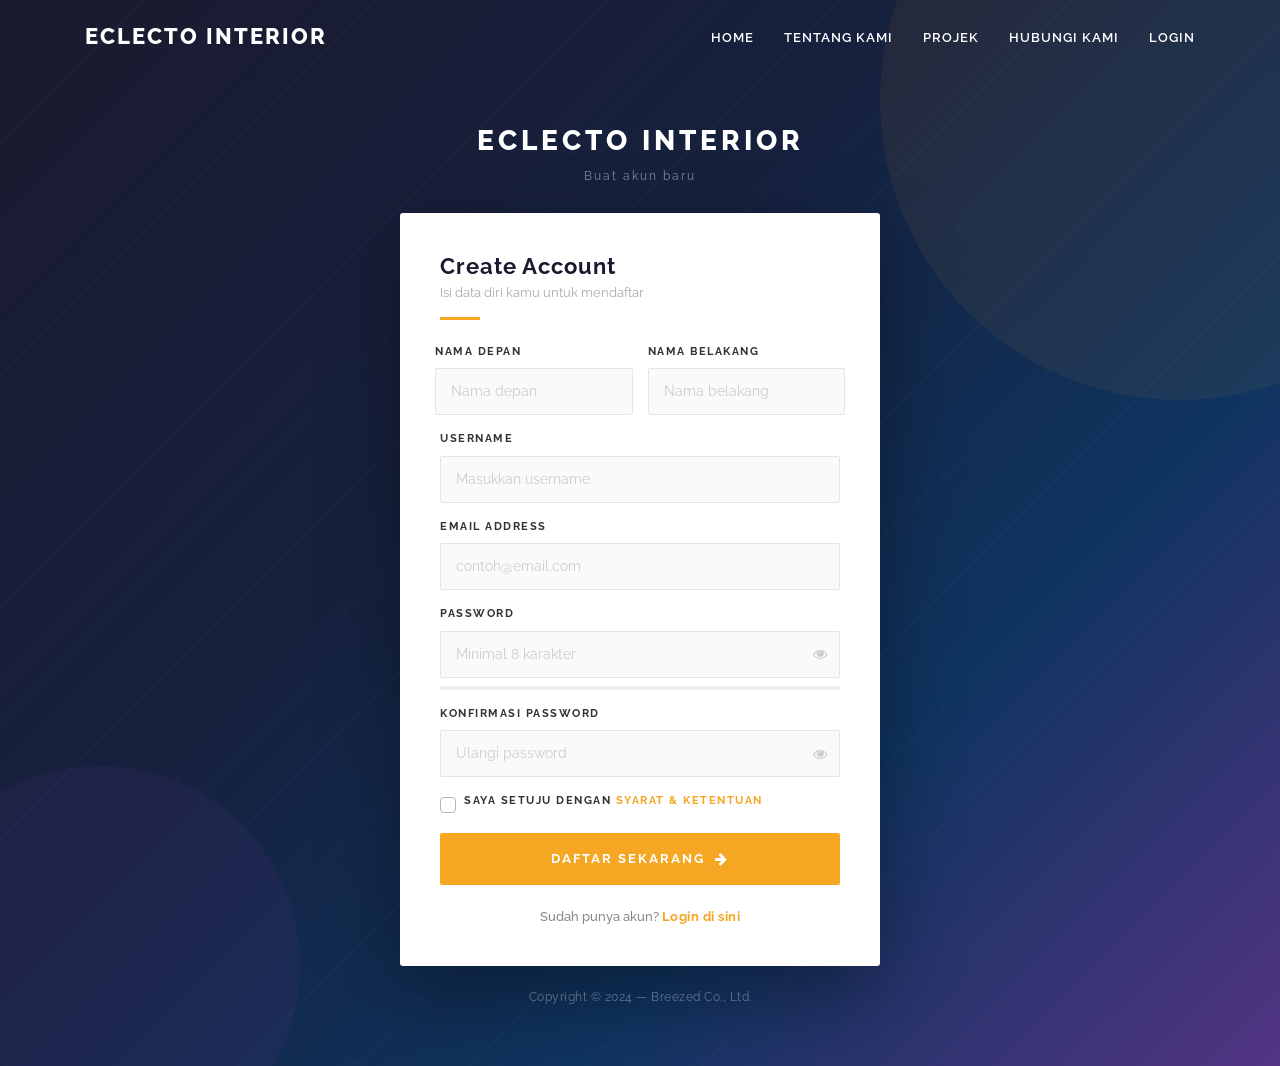
<file: login/register.html>
<!DOCTYPE html>
<html lang="en">
<head>
    <meta charset="utf-8">
    <meta name="viewport" content="width=device-width, initial-scale=1, shrink-to-fit=no">
    <title>Register - Breezed</title>
    <link href="https://fonts.googleapis.com/css?family=Raleway:100,200,300,400,500,600,700,800,900&display=swap" rel="stylesheet">
    <link rel="stylesheet" href="https://stackpath.bootstrapcdn.com/bootstrap/4.3.1/css/bootstrap.min.css">
    <link rel="stylesheet" href="https://cdnjs.cloudflare.com/ajax/libs/font-awesome/4.7.0/css/font-awesome.min.css">

    <style>
        * { margin: 0; padding: 0; box-sizing: border-box; }
        body { font-family: 'Raleway', sans-serif; min-height: 100vh; }

        /* HEADER */
        .header-area {
            background: transparent;
            position: fixed;
            top: 0; left: 0; right: 0;
            z-index: 100;
            transition: all 0.3s ease;
            padding: 20px 0;
        }
        .header-area.scrolled {
            background: #fff;
            box-shadow: 0 2px 15px rgba(0,0,0,0.08);
            padding: 12px 0;
        }
        .main-nav { display: flex; align-items: center; justify-content: space-between; }
        .logo {
            font-family: 'Raleway', sans-serif;
            font-weight: 800; font-size: 22px;
            color: #fff; text-decoration: none;
            letter-spacing: 2px; transition: color 0.3s;
        }
        .header-area.scrolled .logo { color: #1a1a2e; }
        .nav-links { list-style: none; display: flex; align-items: center; gap: 30px; margin: 0; }
        .nav-links a {
            font-family: 'Raleway', sans-serif;
            font-weight: 600; font-size: 13px;
            color: #fff; text-decoration: none;
            letter-spacing: 1px; text-transform: uppercase;
            transition: color 0.3s;
        }
        .header-area.scrolled .nav-links a { color: #555; }
        .nav-links a:hover, .nav-links a.active { color: #f5a623; }
        .header-area.scrolled .nav-links a:hover { color: #f5a623; }

        /* HERO */
        .login-hero {
            min-height: 100vh;
            background: linear-gradient(135deg, #1a1a2e 0%, #16213e 40%, #0f3460 70%, #533483 100%);
            display: flex; align-items: center; justify-content: center;
            position: relative; overflow: hidden;
            padding: 100px 0 40px;
        }
        .login-hero::before {
            content: '';
            position: absolute;
            width: 600px; height: 600px; border-radius: 50%;
            background: rgba(245, 166, 35, 0.06);
            top: -200px; right: -200px;
            animation: float 8s ease-in-out infinite;
        }
        .login-hero::after {
            content: '';
            position: absolute;
            width: 400px; height: 400px; border-radius: 50%;
            background: rgba(83, 52, 131, 0.15);
            bottom: -100px; left: -100px;
            animation: float 6s ease-in-out infinite reverse;
        }
        @keyframes float {
            0%, 100% { transform: translateY(0px) scale(1); }
            50%       { transform: translateY(-30px) scale(1.05); }
        }
        .hero-overlay {
            position: absolute; inset: 0;
            background: repeating-linear-gradient(
                -45deg, transparent, transparent 80px,
                rgba(255,255,255,0.015) 80px, rgba(255,255,255,0.015) 82px
            );
        }

        /* WRAPPER */
        .login-wrapper {
            position: relative; z-index: 2;
            width: 100%; max-width: 520px; padding: 20px;
            animation: slideUp 0.7s cubic-bezier(0.22, 1, 0.36, 1) both;
        }
        @keyframes slideUp {
            from { opacity: 0; transform: translateY(40px); }
            to   { opacity: 1; transform: translateY(0); }
        }

        /* BRAND */
        .brand-logo { text-align: center; margin-bottom: 28px; }
        .brand-logo span {
            font-family: 'Raleway', sans-serif;
            font-weight: 800; font-size: 28px;
            color: #fff; letter-spacing: 4px; text-transform: uppercase;
        }
        .brand-logo p {
            color: rgba(255,255,255,0.45);
            font-size: 12px; letter-spacing: 2px;
            margin-top: 5px; font-weight: 400;
        }

        /* CARD */
        .login-card {
            background: #fff; border-radius: 3px;
            padding: 40px 40px; box-shadow: 0 30px 80px rgba(0,0,0,0.35);
        }
        .login-card h4 {
            font-family: 'Raleway', sans-serif;
            font-weight: 700; font-size: 22px;
            color: #1a1a2e; margin-bottom: 4px; letter-spacing: 1px;
        }
        .login-card .subtitle {
            color: #aaa; font-size: 13px;
            font-weight: 400; margin-bottom: 14px;
        }
        .title-accent { width: 40px; height: 3px; background: #f5a623; margin-bottom: 24px; }

        /* FORM */
        .form-group label {
            font-family: 'Raleway', sans-serif;
            font-weight: 700; font-size: 11px;
            color: #333; letter-spacing: 1.5px;
            text-transform: uppercase; margin-bottom: 8px; display: block;
        }
        .form-control {
            border: 1px solid #e5e5e5; border-radius: 2px;
            padding: 12px 15px;
            font-family: 'Raleway', sans-serif;
            font-size: 14px; font-weight: 500; color: #1a1a2e;
            transition: border-color 0.3s, box-shadow 0.3s;
            background: #fafafa; height: auto; width: 100%; display: block;
        }
        .form-control:focus {
            border-color: #f5a623;
            box-shadow: 0 0 0 3px rgba(245,166,35,0.12);
            background: #fff; outline: none;
        }
        .form-control::placeholder { color: #ccc; font-weight: 400; }
        .form-control.is-invalid { border-color: #e74c3c; }
        .invalid-msg { font-size: 11px; color: #e74c3c; margin-top: 5px; display: none; }

        /* Password wrapper */
        .password-wrapper { position: relative; }
        .password-wrapper .form-control { padding-right: 45px; }
        .toggle-password {
            position: absolute; right: 13px; top: 50%;
            transform: translateY(-50%);
            background: none; border: none;
            color: #ccc; cursor: pointer; font-size: 14px; padding: 0;
            transition: color 0.2s;
        }
        .toggle-password:hover { color: #f5a623; }

        /* Password strength */
        .strength-bar {
            height: 4px; border-radius: 2px;
            background: #eee; margin-top: 8px; overflow: hidden;
        }
        .strength-fill {
            height: 100%; width: 0%;
            border-radius: 2px;
            transition: width 0.3s, background 0.3s;
        }
        .strength-text {
            font-size: 11px; font-weight: 600;
            letter-spacing: 1px; margin-top: 4px;
            color: #bbb;
        }

        /* Checkbox */
        .custom-control-label {
            font-size: 13px; font-weight: 500;
            color: #666; cursor: pointer;
        }
        .custom-control-label a { color: #f5a623; text-decoration: none; }
        .custom-control-label a:hover { opacity: 0.7; }
        .custom-control-input:checked ~ .custom-control-label::before {
            background-color: #f5a623; border-color: #f5a623;
        }

        /* TOMBOL */
        .btn-login {
            background: #f5a623; border: 2px solid #f5a623;
            border-radius: 2px; color: #fff;
            font-family: 'Raleway', sans-serif;
            font-weight: 700; font-size: 13px;
            letter-spacing: 2px; text-transform: uppercase;
            padding: 14px 30px; width: 100%;
            transition: all 0.3s ease; cursor: pointer;
            display: flex; align-items: center; justify-content: center; gap: 10px;
        }
        .btn-login:hover { background: transparent; color: #f5a623; }
        .btn-login i { font-size: 14px; transition: transform 0.3s; }
        .btn-login:hover i { transform: translateX(5px); }

        /* Row form */
        .form-row { display: flex; gap: 15px; }
        .form-row .form-group { flex: 1; }

        /* Login link */
        .register-link {
            text-align: center; margin-top: 22px;
            font-size: 13px; color: #888; font-weight: 500;
        }
        .register-link a {
            color: #f5a623; font-weight: 700;
            text-decoration: none; letter-spacing: 0.5px; transition: opacity 0.2s;
        }
        .register-link a:hover { opacity: 0.7; }

        /* FOOTER */
        .login-footer {
            text-align: center; margin-top: 22px;
            color: rgba(255,255,255,0.35);
            font-size: 12px; font-weight: 400; letter-spacing: 0.5px;
        }

        /* SUCCESS */
        .alert-success-custom {
            background: #f0fff4; border: 1px solid #9ae6b4;
            border-radius: 2px; padding: 12px 15px;
            font-size: 13px; color: #276749;
            margin-bottom: 20px; display: none;
        }

        @media (max-width: 576px) {
            .login-card { padding: 30px 22px; }
            .nav-links  { display: none; }
            .form-row   { flex-direction: column; gap: 0; }
        }
    </style>
</head>

<body>

    <!-- HEADER -->
    <header class="header-area" id="mainHeader">
        <div class="container">
            <div class="row">
                <div class="col-12">
                    <nav class="main-nav">
                        <a href="../index.html" class="logo">ECLECTO INTERIOR</a>
                        <ul class="nav-links">
                            <li><a href="../index.html">Home</a></li>
                            <li><a href="../index.html#about">Tentang Kami</a></li>
                            <li><a href="../index.html#projects">Projek</a></li>
                            <li><a href="../index.html#contact-us">Hubungi Kami</a></li>
                            <li><a href="login.html">Login</a></li>
                        </ul>
                    </nav>
                </div>
            </div>
        </div>
    </header>

    <!-- HERO + FORM -->
    <div class="login-hero">
        <div class="hero-overlay"></div>

        <div class="login-wrapper">

            <div class="brand-logo">
                <span>ECLECTO INTERIOR</span>
                <p>Buat akun baru</p>
            </div>

            <div class="login-card">
                <h4>Create Account</h4>
                <p class="subtitle">Isi data diri kamu untuk mendaftar</p>
                <div class="title-accent"></div>

                <div class="alert-success-custom" id="alertSuccess">
                    <i class="fa fa-check-circle"></i>
                    Akun berhasil dibuat! Mengarahkan ke halaman login...
                </div>

                <form id="registerForm">

                    <!-- Nama -->
                    <div class="form-row">
                        <div class="form-group">
                            <label>Nama Depan</label>
                            <input type="text" class="form-control" id="firstName"
                                   placeholder="Nama depan" required>
                            <div class="invalid-msg" id="firstNameErr">Nama depan wajib diisi</div>
                        </div>
                        <div class="form-group">
                            <label>Nama Belakang</label>
                            <input type="text" class="form-control" id="lastName"
                                   placeholder="Nama belakang" required>
                        </div>
                    </div>

                    <!-- Username -->
                    <div class="form-group">
                        <label>Username</label>
                        <input type="text" class="form-control" id="username"
                               placeholder="Masukkan username" required>
                        <div class="invalid-msg" id="usernameErr">Username wajib diisi</div>
                    </div>

                    <!-- Email -->
                    <div class="form-group">
                        <label>Email Address</label>
                        <input type="email" class="form-control" id="email"
                               placeholder="contoh@email.com" required>
                        <div class="invalid-msg" id="emailErr">Email tidak valid</div>
                    </div>

                    <!-- Password -->
                    <div class="form-group">
                        <label>Password</label>
                        <div class="password-wrapper">
                            <input type="password" class="form-control" id="password"
                                   placeholder="Minimal 8 karakter" required
                                   oninput="checkStrength(this.value)">
                            <button type="button" class="toggle-password" onclick="togglePass('password','eye1')">
                                <i class="fa fa-eye" id="eye1"></i>
                            </button>
                        </div>
                        <div class="strength-bar"><div class="strength-fill" id="strengthFill"></div></div>
                        <div class="strength-text" id="strengthText"></div>
                        <div class="invalid-msg" id="passwordErr">Password minimal 8 karakter</div>
                    </div>

                    <!-- Konfirmasi Password -->
                    <div class="form-group">
                        <label>Konfirmasi Password</label>
                        <div class="password-wrapper">
                            <input type="password" class="form-control" id="confirmPassword"
                                   placeholder="Ulangi password" required>
                            <button type="button" class="toggle-password" onclick="togglePass('confirmPassword','eye2')">
                                <i class="fa fa-eye" id="eye2"></i>
                            </button>
                        </div>
                        <div class="invalid-msg" id="confirmErr">Password tidak cocok</div>
                    </div>

                    <!-- Syarat -->
                    <div class="form-group">
                        <div class="custom-control custom-checkbox">
                            <input type="checkbox" id="terms" class="custom-control-input">
                            <label for="terms" class="custom-control-label">
                                Saya setuju dengan <a href="#">Syarat & Ketentuan</a>
                            </label>
                        </div>
                        <div class="invalid-msg" id="termsErr">Harap setujui syarat & ketentuan</div>
                    </div>

                    <!-- Tombol -->
                    <div class="form-group mb-0">
                        <button type="submit" class="btn-login">
                            Daftar Sekarang <i class="fa fa-arrow-right"></i>
                        </button>
                    </div>

                </form>

                <div class="register-link">
                    Sudah punya akun? <a href="login.html">Login di sini</a>
                </div>
            </div>

            <div class="login-footer">
                Copyright &copy; 2024 &mdash; Breezed Co., Ltd.
            </div>
        </div>
    </div>

    <script src="https://code.jquery.com/jquery-3.3.1.slim.min.js"></script>
    <script src="https://stackpath.bootstrapcdn.com/bootstrap/4.3.1/js/bootstrap.min.js"></script>
    <script>
        // Header sticky
        window.addEventListener('scroll', function() {
            const header = document.getElementById('mainHeader');
            header.classList.toggle('scrolled', window.scrollY > 50);
        });

        // Toggle password
        function togglePass(inputId, iconId) {
            const input = document.getElementById(inputId);
            const icon  = document.getElementById(iconId);
            if (input.type === 'password') {
                input.type = 'text';
                icon.classList.replace('fa-eye', 'fa-eye-slash');
            } else {
                input.type = 'password';
                icon.classList.replace('fa-eye-slash', 'fa-eye');
            }
        }

        // Password strength
        function checkStrength(val) {
            const fill = document.getElementById('strengthFill');
            const text = document.getElementById('strengthText');
            let score = 0;
            if (val.length >= 8)              score++;
            if (/[A-Z]/.test(val))            score++;
            if (/[0-9]/.test(val))            score++;
            if (/[^A-Za-z0-9]/.test(val))     score++;

            const levels = [
                { w: '0%',   color: '#eee',     label: '' },
                { w: '25%',  color: '#e74c3c',  label: 'Lemah' },
                { w: '50%',  color: '#f39c12',  label: 'Cukup' },
                { w: '75%',  color: '#3498db',  label: 'Kuat' },
                { w: '100%', color: '#27ae60',  label: 'Sangat Kuat' },
            ];
            fill.style.width      = levels[score].w;
            fill.style.background = levels[score].color;
            text.textContent      = levels[score].label;
            text.style.color      = levels[score].color;
        }

        // Validasi & submit
        document.getElementById('registerForm').addEventListener('submit', function(e) {
            e.preventDefault();
            let valid = true;

            const fields = [
                { id: 'firstName',       err: 'firstNameErr',  check: v => v.trim() !== '' },
                { id: 'username',        err: 'usernameErr',   check: v => v.trim() !== '' },
                { id: 'email',           err: 'emailErr',      check: v => /\S+@\S+\.\S+/.test(v) },
                { id: 'password',        err: 'passwordErr',   check: v => v.length >= 8 },
            ];

            fields.forEach(f => {
                const el  = document.getElementById(f.id);
                const err = document.getElementById(f.err);
                if (!f.check(el.value)) {
                    el.classList.add('is-invalid');
                    err.style.display = 'block';
                    valid = false;
                } else {
                    el.classList.remove('is-invalid');
                    err.style.display = 'none';
                }
            });

            // Cek konfirmasi password
            const pwd     = document.getElementById('password').value;
            const confirm = document.getElementById('confirmPassword');
            const confErr = document.getElementById('confirmErr');
            if (pwd !== confirm.value) {
                confirm.classList.add('is-invalid');
                confErr.style.display = 'block';
                valid = false;
            } else {
                confirm.classList.remove('is-invalid');
                confErr.style.display = 'none';
            }

            // Cek terms
            const terms    = document.getElementById('terms');
            const termsErr = document.getElementById('termsErr');
            if (!terms.checked) {
                termsErr.style.display = 'block';
                valid = false;
            } else {
                termsErr.style.display = 'none';
            }

            if (valid) {
                document.getElementById('alertSuccess').style.display = 'block';
                setTimeout(() => { window.location.href = 'login.html'; }, 2000);
            }
        });
    </script>
</body>
</html>
</file>
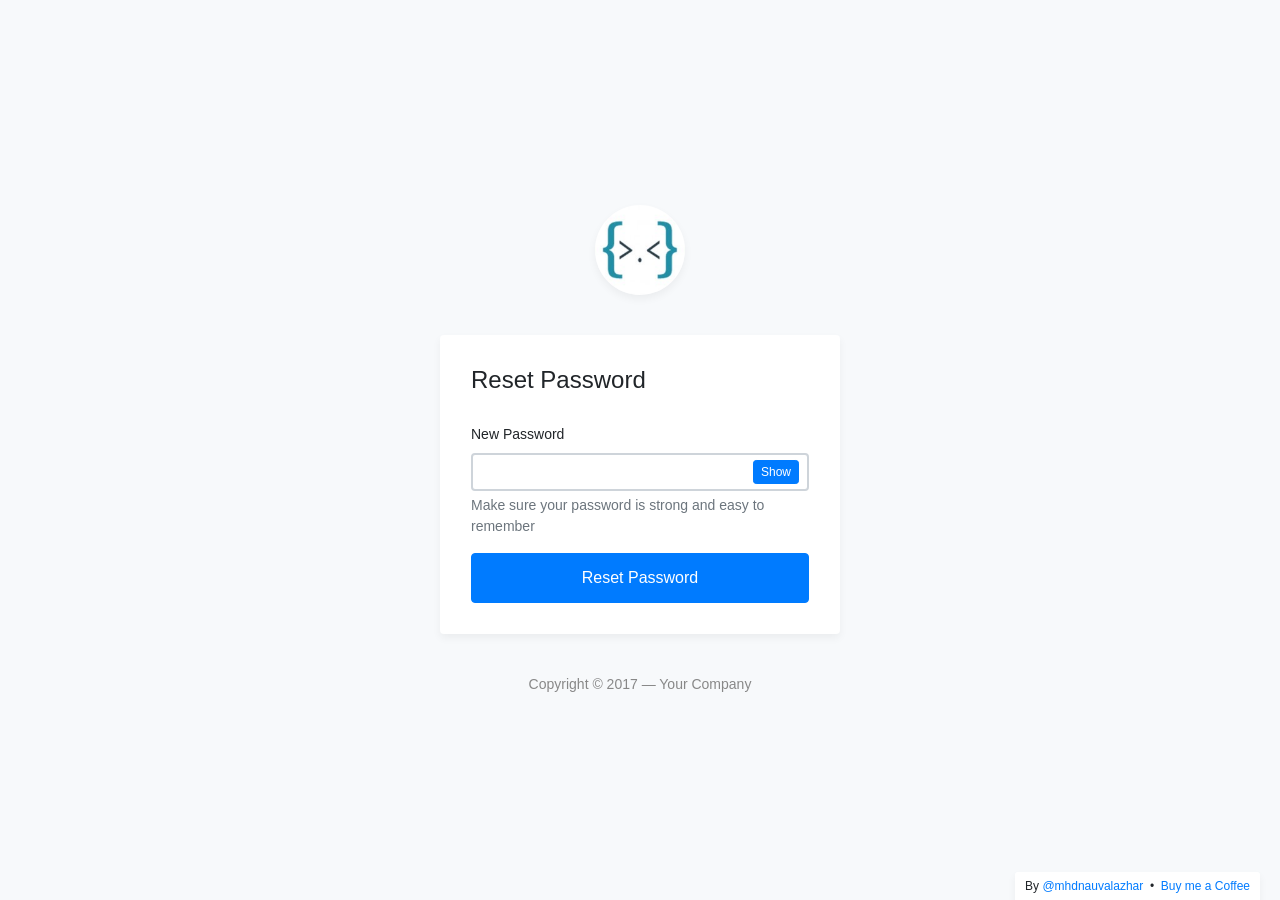
<file: login/reset.html>
<!DOCTYPE html>
<html lang="en">
<head>
	<meta charset="utf-8">
	<meta name="author" content="Kodinger">
	<meta name="viewport" content="width=device-width,initial-scale=1">
	<title>My Login Page &mdash; Bootstrap 4 Login Page Snippet</title>
	<link rel="stylesheet" href="https://stackpath.bootstrapcdn.com/bootstrap/4.3.1/css/bootstrap.min.css" integrity="sha384-ggOyR0iXCbMQv3Xipma34MD+dH/1fQ784/j6cY/iJTQUOhcWr7x9JvoRxT2MZw1T" crossorigin="anonymous">
	<link rel="stylesheet" type="text/css" href="css/my-login.css">
</head>
<body class="my-login-page">
	<section class="h-100">
		<div class="container h-100">
			<div class="row justify-content-md-center align-items-center h-100">
				<div class="card-wrapper">
					<div class="brand">
						<img src="img/logo.jpg" alt="bootstrap 4 login page">
					</div>
					<div class="card fat">
						<div class="card-body">
							<h4 class="card-title">Reset Password</h4>
							<form method="POST" class="my-login-validation" novalidate="">
								<div class="form-group">
									<label for="new-password">New Password</label>
									<input id="new-password" type="password" class="form-control" name="password" required autofocus data-eye>
									<div class="invalid-feedback">
										Password is required
									</div>
									<div class="form-text text-muted">
										Make sure your password is strong and easy to remember
									</div>
								</div>

								<div class="form-group m-0">
									<button type="submit" class="btn btn-primary btn-block">
										Reset Password
									</button>
								</div>
							</form>
						</div>
					</div>
					<div class="footer">
						Copyright &copy; 2017 &mdash; Your Company 
					</div>
				</div>
			</div>
		</div>
	</section>

	<script src="https://code.jquery.com/jquery-3.3.1.slim.min.js" integrity="sha384-q8i/X+965DzO0rT7abK41JStQIAqVgRVzpbzo5smXKp4YfRvH+8abtTE1Pi6jizo" crossorigin="anonymous"></script>
	<script src="https://stackpath.bootstrapcdn.com/bootstrap/4.3.1/js/bootstrap.min.js" integrity="sha384-JjSmVgyd0p3pXB1rRibZUAYoIIy6OrQ6VrjIEaFf/nJGzIxFDsf4x0xIM+B07jRM" crossorigin="anonymous"></script>
	<script src="js/my-login.js"></script>
</body>
</html>
</file>
<file: login/css/my-login.css>
html,body {
	height: 100%;
}

body.my-login-page {
	background-color: #f7f9fb;
	font-size: 14px;
}

.my-login-page .brand {
	width: 90px;
	height: 90px;
	overflow: hidden;
	border-radius: 50%;
	margin: 40px auto;
	box-shadow: 0 4px 8px rgba(0,0,0,.05);
	position: relative;
	z-index: 1;
}

.my-login-page .brand img {
	width: 100%;
}

.my-login-page .card-wrapper {
	width: 400px;
}

.my-login-page .card {
	border-color: transparent;
	box-shadow: 0 4px 8px rgba(0,0,0,.05);
}

.my-login-page .card.fat {
	padding: 10px;
}

.my-login-page .card .card-title {
	margin-bottom: 30px;
}

.my-login-page .form-control {
	border-width: 2.3px;
}

.my-login-page .form-group label {
	width: 100%;
}

.my-login-page .btn.btn-block {
	padding: 12px 10px;
}

.my-login-page .footer {
	margin: 40px 0;
	color: #888;
	text-align: center;
}

@media screen and (max-width: 425px) {
	.my-login-page .card-wrapper {
		width: 90%;
		margin: 0 auto;
	}
}

@media screen and (max-width: 320px) {
	.my-login-page .card.fat {
		padding: 0;
	}

	.my-login-page .card.fat .card-body {
		padding: 15px;
	}
}
</file>
